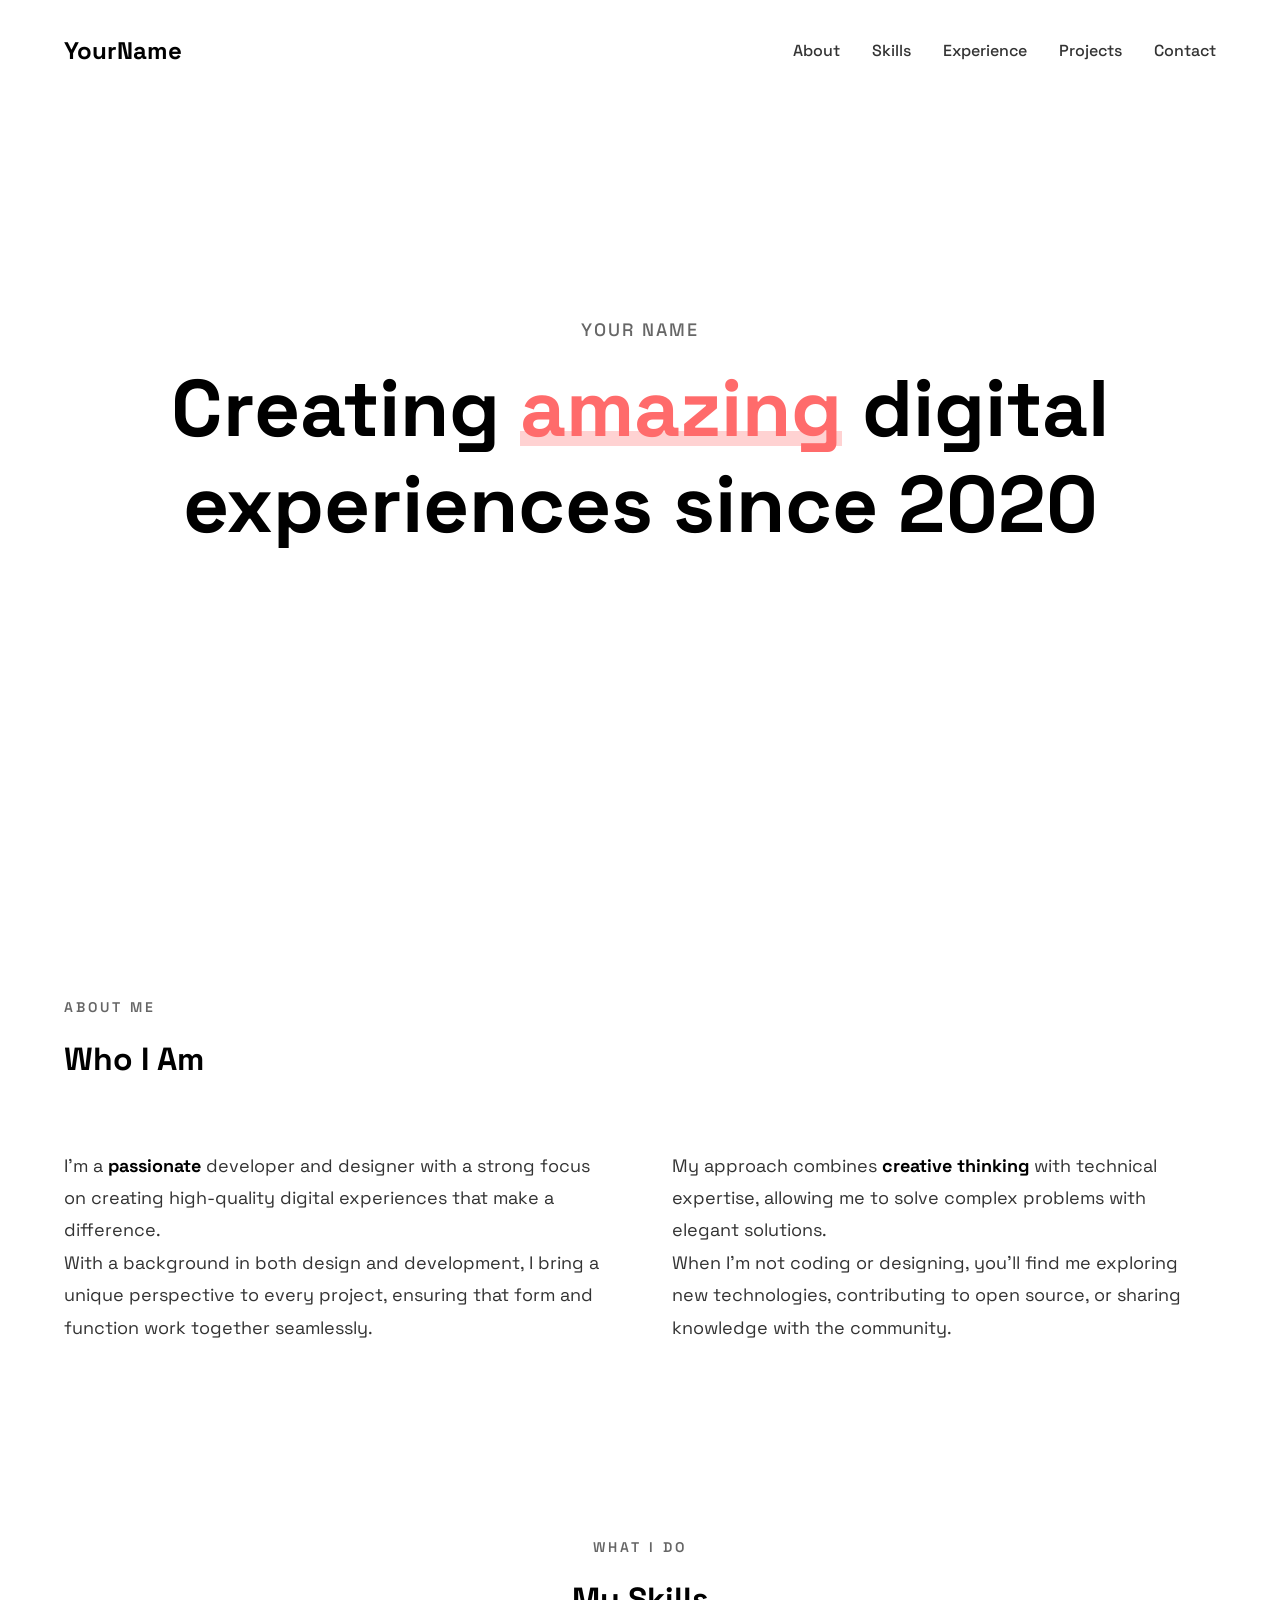
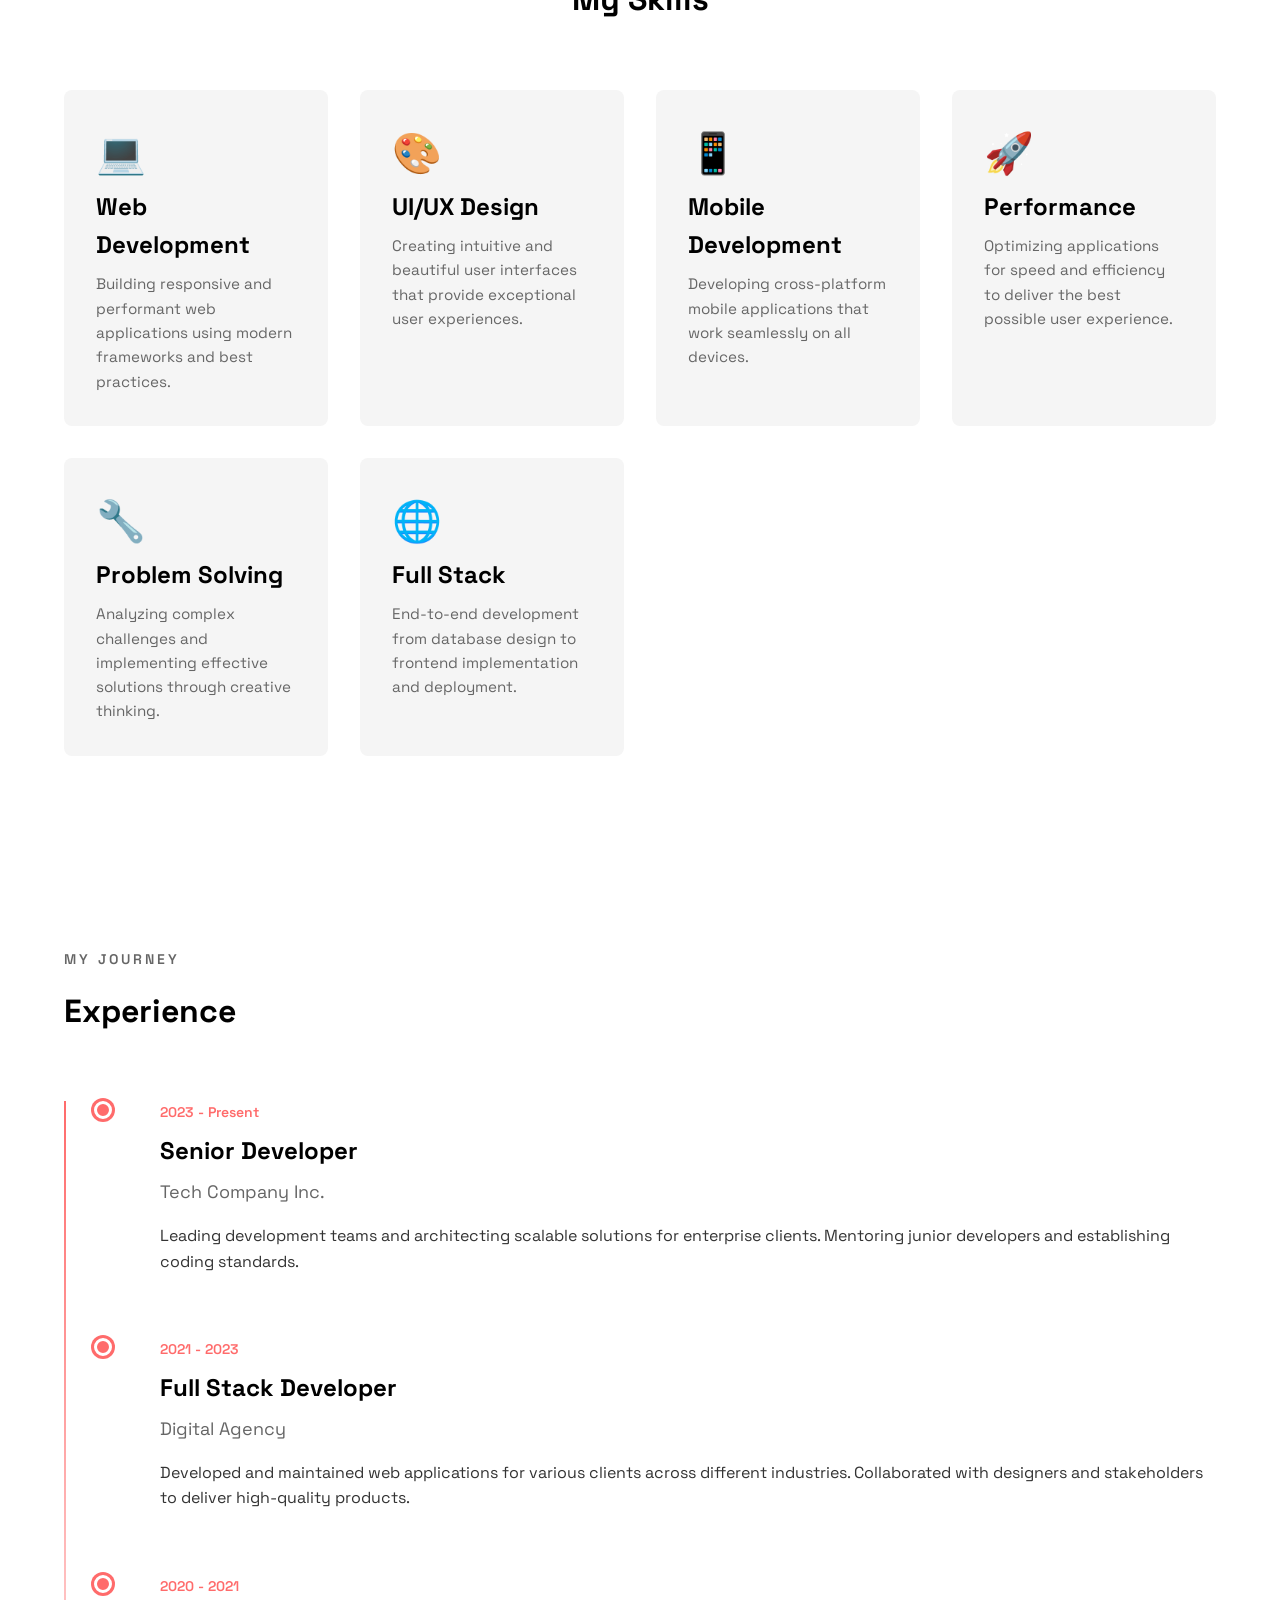
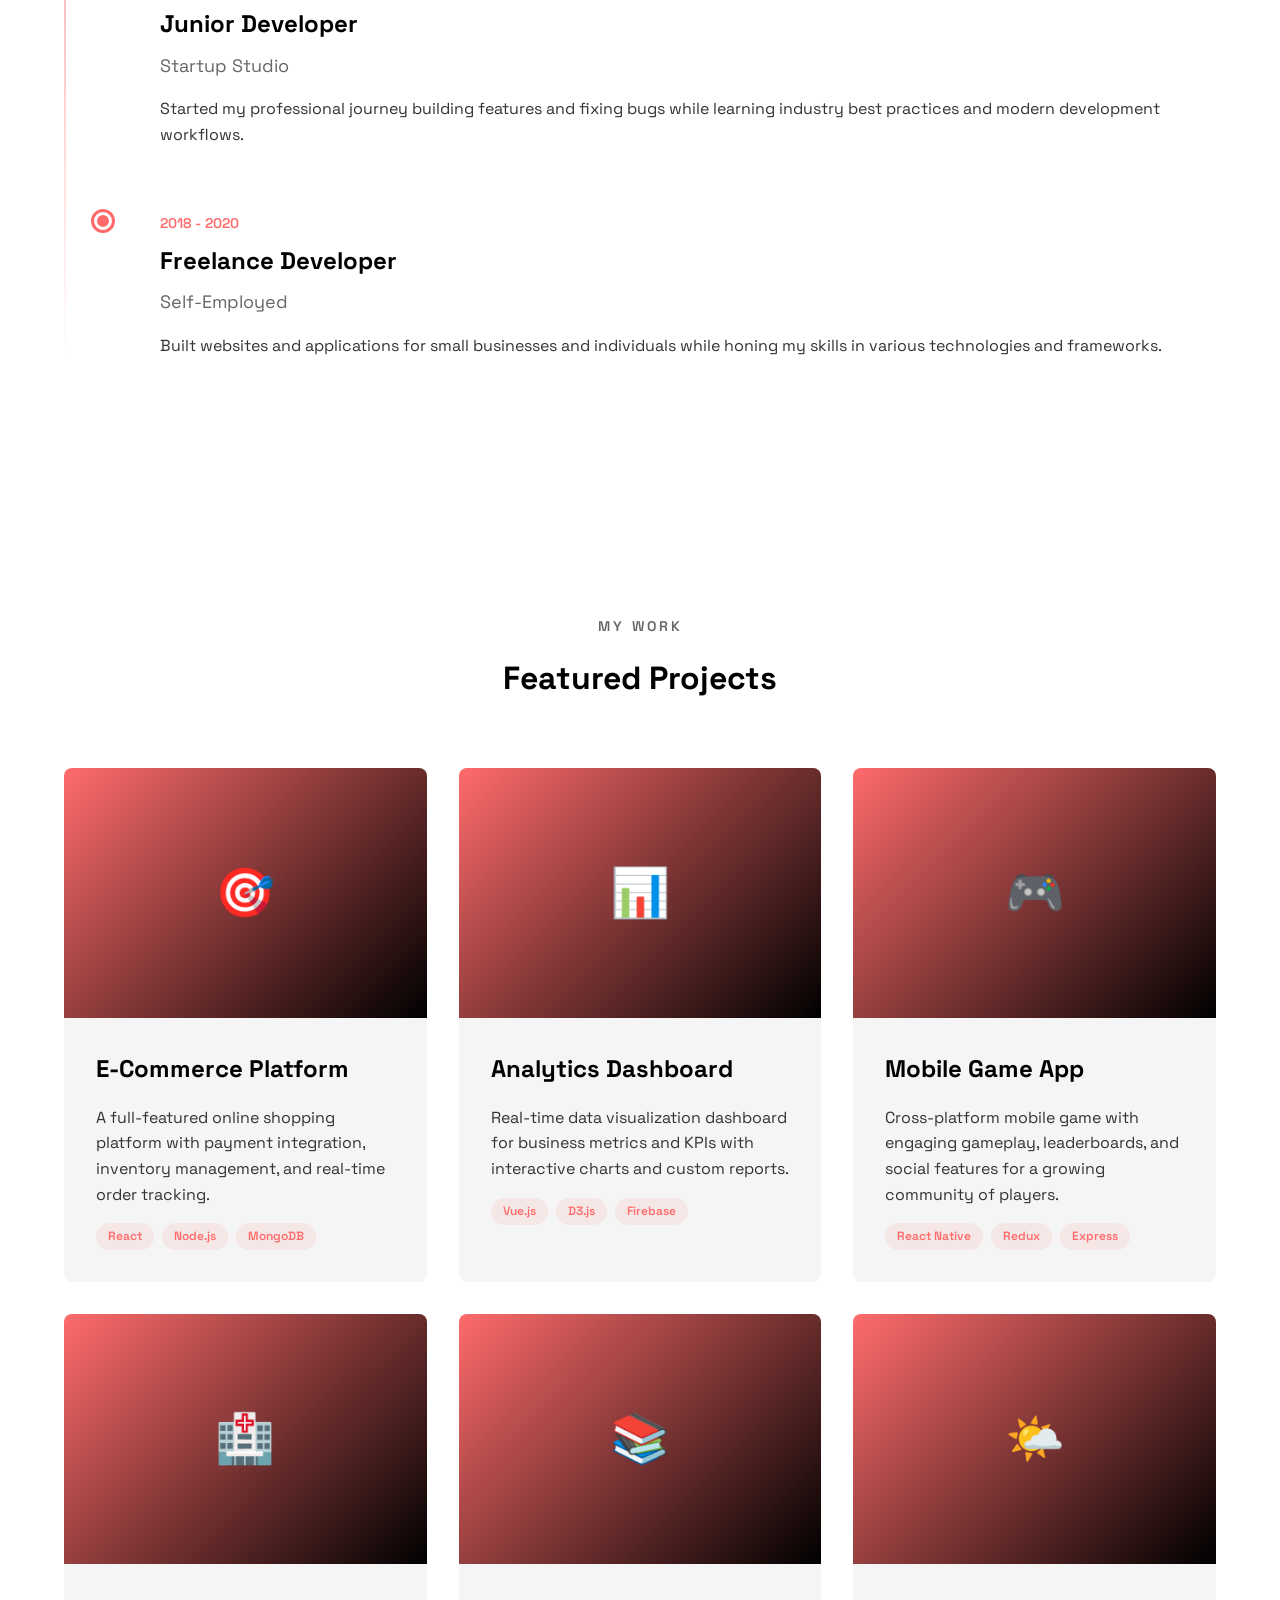
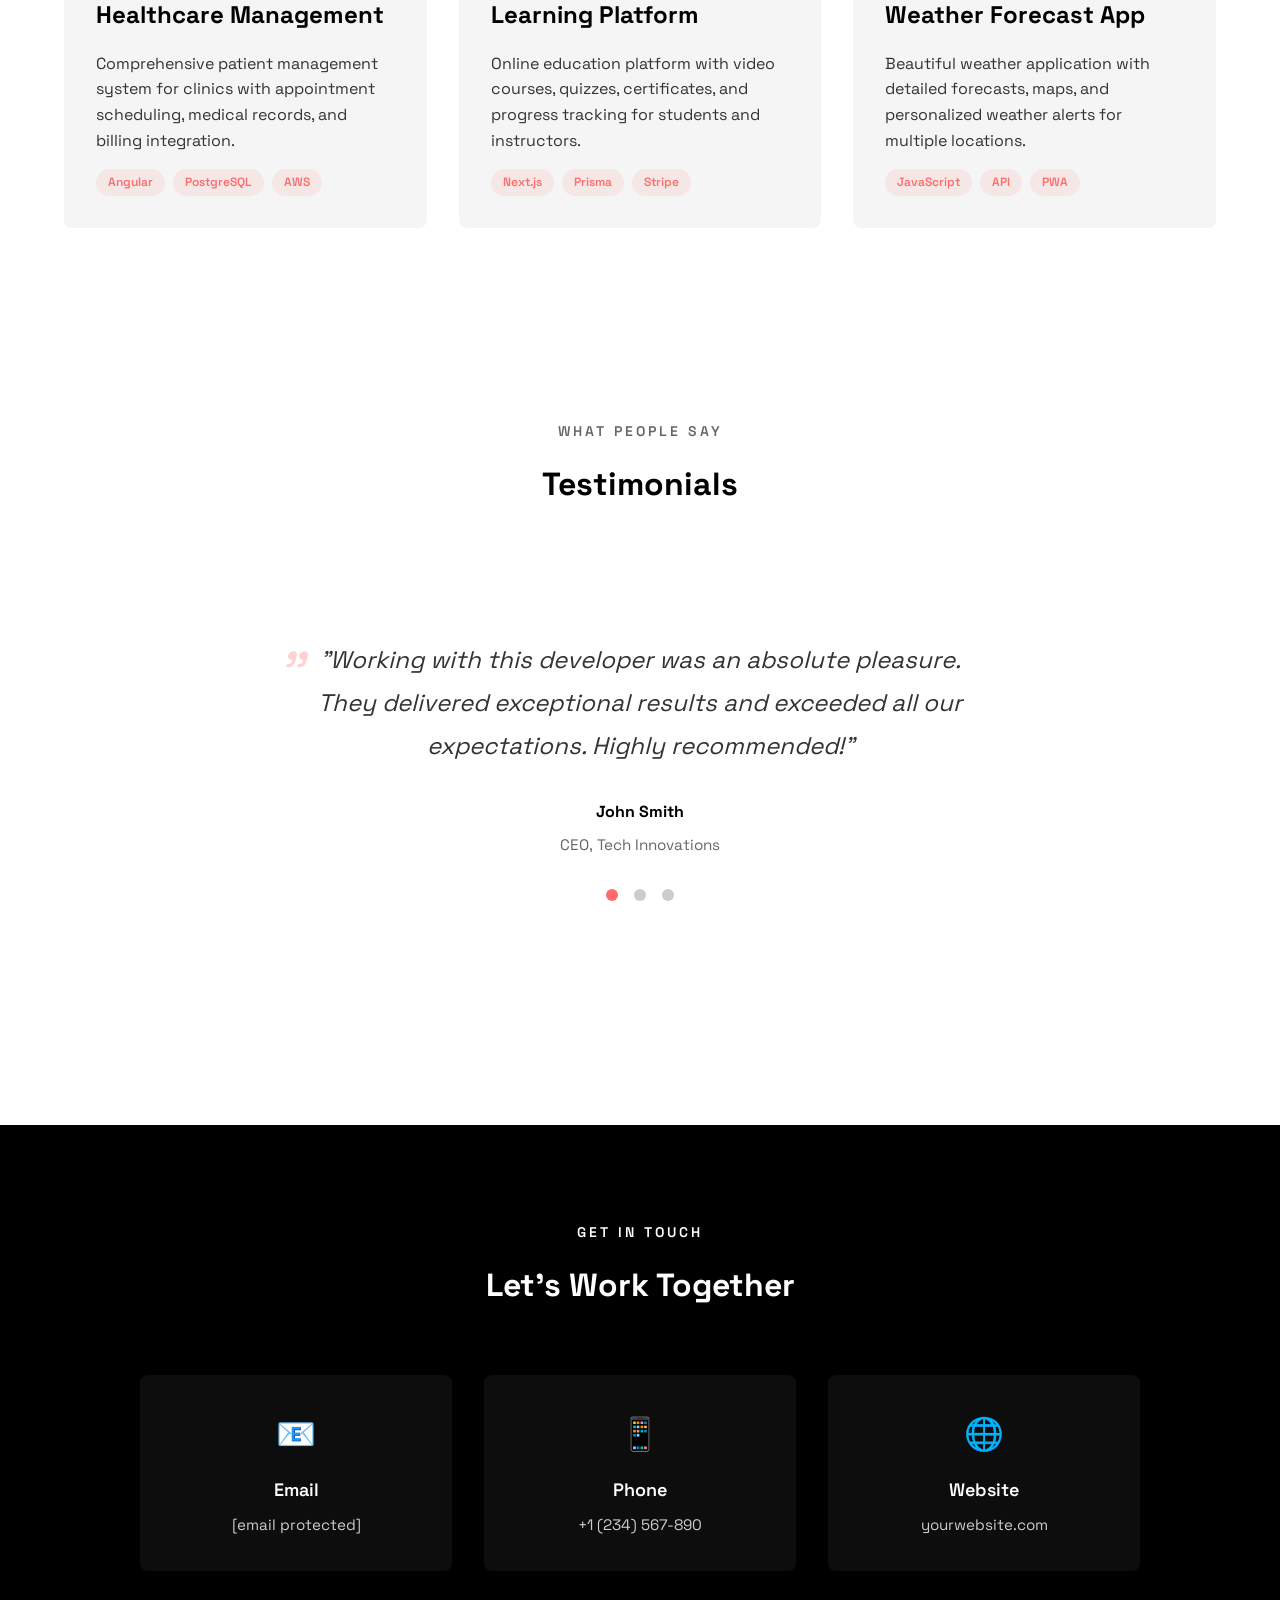
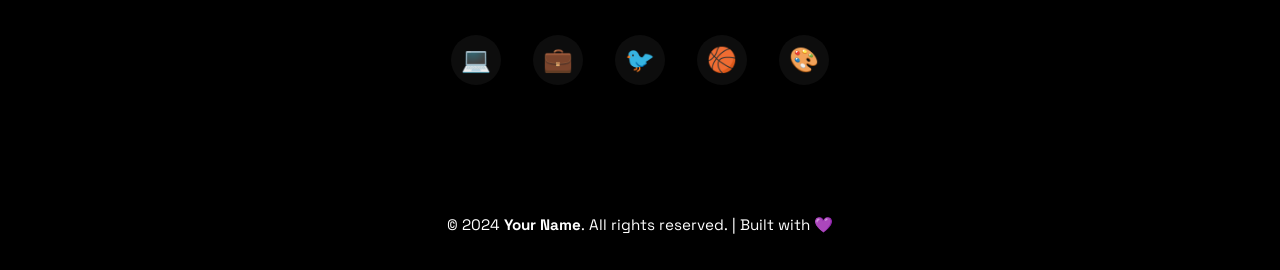
<file: index.html>
<!DOCTYPE html>
<html lang="en">
<head>
  <meta charset="UTF-8">
  <meta name="viewport" content="width=device-width, initial-scale=1.0">
  <meta name="description" content="Portfolio of [Your Name] - [Your Profession]">
  <meta name="keywords" content="portfolio, web developer, designer, [your skills]">
  <meta name="author" content="Your Name">
  
  <title>Your Name - Portfolio</title>
  
  <!-- Favicon -->
  <link rel="icon" type="image/png" href="favicon.png">
  
  <!-- Google Fonts -->
  <link rel="preconnect" href="https://fonts.googleapis.com">
  <link rel="preconnect" href="https://fonts.gstatic.com" crossorigin>
  <link href="https://fonts.googleapis.com/css2?family=Space+Grotesk:wght@400;500;600;700&display=swap" rel="stylesheet">
  
  <!-- Stylesheet -->
  <link rel="stylesheet" href="styles.css">
</head>
<body>

  <!-- ===================================
       LOADING SCREEN
       =================================== -->
  <div id="loading-screen">
    <div class="loading-logo">YN</div>
    <div class="loading-bar">
      <div class="loading-progress"></div>
    </div>
    <div class="loading-percentage">0%</div>
  </div>

  <!-- ===================================
       NAVIGATION
       =================================== -->
  <nav>
    <div class="logo">YourName</div>
    <div class="menu-toggle">
      <span></span>
      <span></span>
      <span></span>
    </div>
    <ul class="nav-menu">
      <li><a href="#about">About</a></li>
      <li><a href="#skills">Skills</a></li>
      <li><a href="#experience">Experience</a></li>
      <li><a href="#projects">Projects</a></li>
      <li><a href="#contact">Contact</a></li>
    </ul>
  </nav>

  <!-- ===================================
       HERO SECTION
       =================================== -->
  <section class="hero">
    <div class="hero-content">
      <h2 class="hero-subtitle">YOUR NAME</h2>
      <h1 class="hero-title">
        Creating <span class="highlight">amazing</span> digital experiences since 2020
      </h1>
    </div>
  </section>

  <!-- ===================================
       ABOUT SECTION
       =================================== -->
  <section id="about" class="section">
    <div class="section-header">
      <div class="section-label">About Me</div>
      <h2 class="section-title">Who I Am</h2>
    </div>
    <div class="about-content">
      <div class="about-text">
        <p>
          I'm a <strong>passionate</strong> developer and designer with a strong focus on creating 
          high-quality digital experiences that make a difference.
        </p>
        <p>
          With a background in both design and development, I bring a unique perspective to every 
          project, ensuring that form and function work together seamlessly.
        </p>
      </div>
      <div class="about-text">
        <p>
          My approach combines <strong>creative thinking</strong> with technical expertise, 
          allowing me to solve complex problems with elegant solutions.
        </p>
        <p>
          When I'm not coding or designing, you'll find me exploring new technologies, 
          contributing to open source, or sharing knowledge with the community.
        </p>
      </div>
    </div>
  </section>

  <!-- ===================================
       SKILLS SECTION
       =================================== -->
  <section id="skills" class="section">
    <div class="section-header text-center">
      <div class="section-label">What I Do</div>
      <h2 class="section-title">My Skills</h2>
    </div>
    <div class="skills-grid">
      
      <div class="skill-card">
        <div class="skill-icon">💻</div>
        <h3 class="skill-title">Web Development</h3>
        <p class="skill-description">
          Building responsive and performant web applications using modern frameworks and best practices.
        </p>
      </div>

      <div class="skill-card">
        <div class="skill-icon">🎨</div>
        <h3 class="skill-title">UI/UX Design</h3>
        <p class="skill-description">
          Creating intuitive and beautiful user interfaces that provide exceptional user experiences.
        </p>
      </div>

      <div class="skill-card">
        <div class="skill-icon">📱</div>
        <h3 class="skill-title">Mobile Development</h3>
        <p class="skill-description">
          Developing cross-platform mobile applications that work seamlessly on all devices.
        </p>
      </div>

      <div class="skill-card">
        <div class="skill-icon">🚀</div>
        <h3 class="skill-title">Performance</h3>
        <p class="skill-description">
          Optimizing applications for speed and efficiency to deliver the best possible user experience.
        </p>
      </div>

      <div class="skill-card">
        <div class="skill-icon">🔧</div>
        <h3 class="skill-title">Problem Solving</h3>
        <p class="skill-description">
          Analyzing complex challenges and implementing effective solutions through creative thinking.
        </p>
      </div>

      <div class="skill-card">
        <div class="skill-icon">🌐</div>
        <h3 class="skill-title">Full Stack</h3>
        <p class="skill-description">
          End-to-end development from database design to frontend implementation and deployment.
        </p>
      </div>

    </div>
  </section>

  <!-- ===================================
       EXPERIENCE SECTION
       =================================== -->
  <section id="experience" class="section">
    <div class="section-header">
      <div class="section-label">My Journey</div>
      <h2 class="section-title">Experience</h2>
    </div>
    <div class="experience-timeline">
      
      <div class="timeline-item">
        <div class="timeline-year">2023 - Present</div>
        <h3 class="timeline-role">Senior Developer</h3>
        <div class="timeline-company">Tech Company Inc.</div>
        <p class="timeline-description">
          Leading development teams and architecting scalable solutions for enterprise clients.
          Mentoring junior developers and establishing coding standards.
        </p>
      </div>

      <div class="timeline-item">
        <div class="timeline-year">2021 - 2023</div>
        <h3 class="timeline-role">Full Stack Developer</h3>
        <div class="timeline-company">Digital Agency</div>
        <p class="timeline-description">
          Developed and maintained web applications for various clients across different industries.
          Collaborated with designers and stakeholders to deliver high-quality products.
        </p>
      </div>

      <div class="timeline-item">
        <div class="timeline-year">2020 - 2021</div>
        <h3 class="timeline-role">Junior Developer</h3>
        <div class="timeline-company">Startup Studio</div>
        <p class="timeline-description">
          Started my professional journey building features and fixing bugs while learning 
          industry best practices and modern development workflows.
        </p>
      </div>

      <div class="timeline-item">
        <div class="timeline-year">2018 - 2020</div>
        <h3 class="timeline-role">Freelance Developer</h3>
        <div class="timeline-company">Self-Employed</div>
        <p class="timeline-description">
          Built websites and applications for small businesses and individuals while 
          honing my skills in various technologies and frameworks.
        </p>
      </div>

    </div>
  </section>

  <!-- ===================================
       PROJECTS SECTION
       =================================== -->
  <section id="projects" class="section">
    <div class="section-header text-center">
      <div class="section-label">My Work</div>
      <h2 class="section-title">Featured Projects</h2>
    </div>
    <div class="projects-grid">
      
      <div class="project-card">
        <div class="project-image">🎯</div>
        <div class="project-content">
          <h3 class="project-title">E-Commerce Platform</h3>
          <p class="project-description">
            A full-featured online shopping platform with payment integration, 
            inventory management, and real-time order tracking.
          </p>
          <div class="project-tags">
            <span class="tag">React</span>
            <span class="tag">Node.js</span>
            <span class="tag">MongoDB</span>
          </div>
        </div>
      </div>

      <div class="project-card">
        <div class="project-image">📊</div>
        <div class="project-content">
          <h3 class="project-title">Analytics Dashboard</h3>
          <p class="project-description">
            Real-time data visualization dashboard for business metrics and KPIs 
            with interactive charts and custom reports.
          </p>
          <div class="project-tags">
            <span class="tag">Vue.js</span>
            <span class="tag">D3.js</span>
            <span class="tag">Firebase</span>
          </div>
        </div>
      </div>

      <div class="project-card">
        <div class="project-image">🎮</div>
        <div class="project-content">
          <h3 class="project-title">Mobile Game App</h3>
          <p class="project-description">
            Cross-platform mobile game with engaging gameplay, leaderboards, 
            and social features for a growing community of players.
          </p>
          <div class="project-tags">
            <span class="tag">React Native</span>
            <span class="tag">Redux</span>
            <span class="tag">Express</span>
          </div>
        </div>
      </div>

      <div class="project-card">
        <div class="project-image">🏥</div>
        <div class="project-content">
          <h3 class="project-title">Healthcare Management</h3>
          <p class="project-description">
            Comprehensive patient management system for clinics with appointment 
            scheduling, medical records, and billing integration.
          </p>
          <div class="project-tags">
            <span class="tag">Angular</span>
            <span class="tag">PostgreSQL</span>
            <span class="tag">AWS</span>
          </div>
        </div>
      </div>

      <div class="project-card">
        <div class="project-image">📚</div>
        <div class="project-content">
          <h3 class="project-title">Learning Platform</h3>
          <p class="project-description">
            Online education platform with video courses, quizzes, certificates, 
            and progress tracking for students and instructors.
          </p>
          <div class="project-tags">
            <span class="tag">Next.js</span>
            <span class="tag">Prisma</span>
            <span class="tag">Stripe</span>
          </div>
        </div>
      </div>

      <div class="project-card">
        <div class="project-image">🌤️</div>
        <div class="project-content">
          <h3 class="project-title">Weather Forecast App</h3>
          <p class="project-description">
            Beautiful weather application with detailed forecasts, maps, 
            and personalized weather alerts for multiple locations.
          </p>
          <div class="project-tags">
            <span class="tag">JavaScript</span>
            <span class="tag">API</span>
            <span class="tag">PWA</span>
          </div>
        </div>
      </div>

    </div>
  </section>

  <!-- ===================================
       TESTIMONIALS SECTION
       =================================== -->
  <section class="section">
    <div class="section-header text-center">
      <div class="section-label">What People Say</div>
      <h2 class="section-title">Testimonials</h2>
    </div>
    <div class="testimonials-container">
      
      <div class="testimonial active">
        <p class="testimonial-text">
          "Working with this developer was an absolute pleasure. They delivered exceptional 
          results and exceeded all our expectations. Highly recommended!"
        </p>
        <div class="testimonial-author">John Smith</div>
        <div class="testimonial-position">CEO, Tech Innovations</div>
      </div>

      <div class="testimonial">
        <p class="testimonial-text">
          "Outstanding technical skills combined with great communication. The project was 
          completed on time and the code quality was top-notch."
        </p>
        <div class="testimonial-author">Sarah Johnson</div>
        <div class="testimonial-position">Product Manager, Digital Solutions</div>
      </div>

      <div class="testimonial">
        <p class="testimonial-text">
          "A true professional who brings both creativity and technical expertise to every 
          project. It's always a joy to collaborate with such talented individuals."
        </p>
        <div class="testimonial-author">Mike Chen</div>
        <div class="testimonial-position">Design Director, Creative Agency</div>
      </div>

      <div class="testimonial-nav">
        <span class="testimonial-dot active"></span>
        <span class="testimonial-dot"></span>
        <span class="testimonial-dot"></span>
      </div>
    </div>
  </section>

  <!-- ===================================
       CONTACT SECTION
       =================================== -->
  <section id="contact" class="section contact">
    <div class="section-header text-center">
      <div class="section-label">Get In Touch</div>
      <h2 class="section-title">Let's Work Together</h2>
    </div>
    
    <div class="contact-links">
      
      <a href="mailto:[email protected]" class="contact-link">
        <div class="contact-icon">📧</div>
        <div class="contact-label">Email</div>
        <div class="contact-value">[email protected]</div>
      </a>

      <a href="tel:+1234567890" class="contact-link">
        <div class="contact-icon">📱</div>
        <div class="contact-label">Phone</div>
        <div class="contact-value">+1 (234) 567-890</div>
      </a>

      <a href="https://yourwebsite.com" target="_blank" class="contact-link">
        <div class="contact-icon">🌐</div>
        <div class="contact-label">Website</div>
        <div class="contact-value">yourwebsite.com</div>
      </a>

    </div>

    <div class="social-links">
      <a href="https://github.com/yourusername" target="_blank" class="social-link" title="GitHub">
        <span>💻</span>
      </a>
      <a href="https://linkedin.com/in/yourprofile" target="_blank" class="social-link" title="LinkedIn">
        <span>💼</span>
      </a>
      <a href="https://twitter.com/yourhandle" target="_blank" class="social-link" title="Twitter">
        <span>🐦</span>
      </a>
      <a href="https://dribbble.com/yourusername" target="_blank" class="social-link" title="Dribbble">
        <span>🏀</span>
      </a>
      <a href="https://behance.net/yourusername" target="_blank" class="social-link" title="Behance">
        <span>🎨</span>
      </a>
    </div>
  </section>

  <!-- ===================================
       FOOTER
       =================================== -->
  <footer>
    <p>&copy; 2024 <strong>Your Name</strong>. All rights reserved. | Built with 💜</p>
  </footer>

  <!-- JavaScript -->
  <script src="script.js"></script>

</body>
</html>
</file>
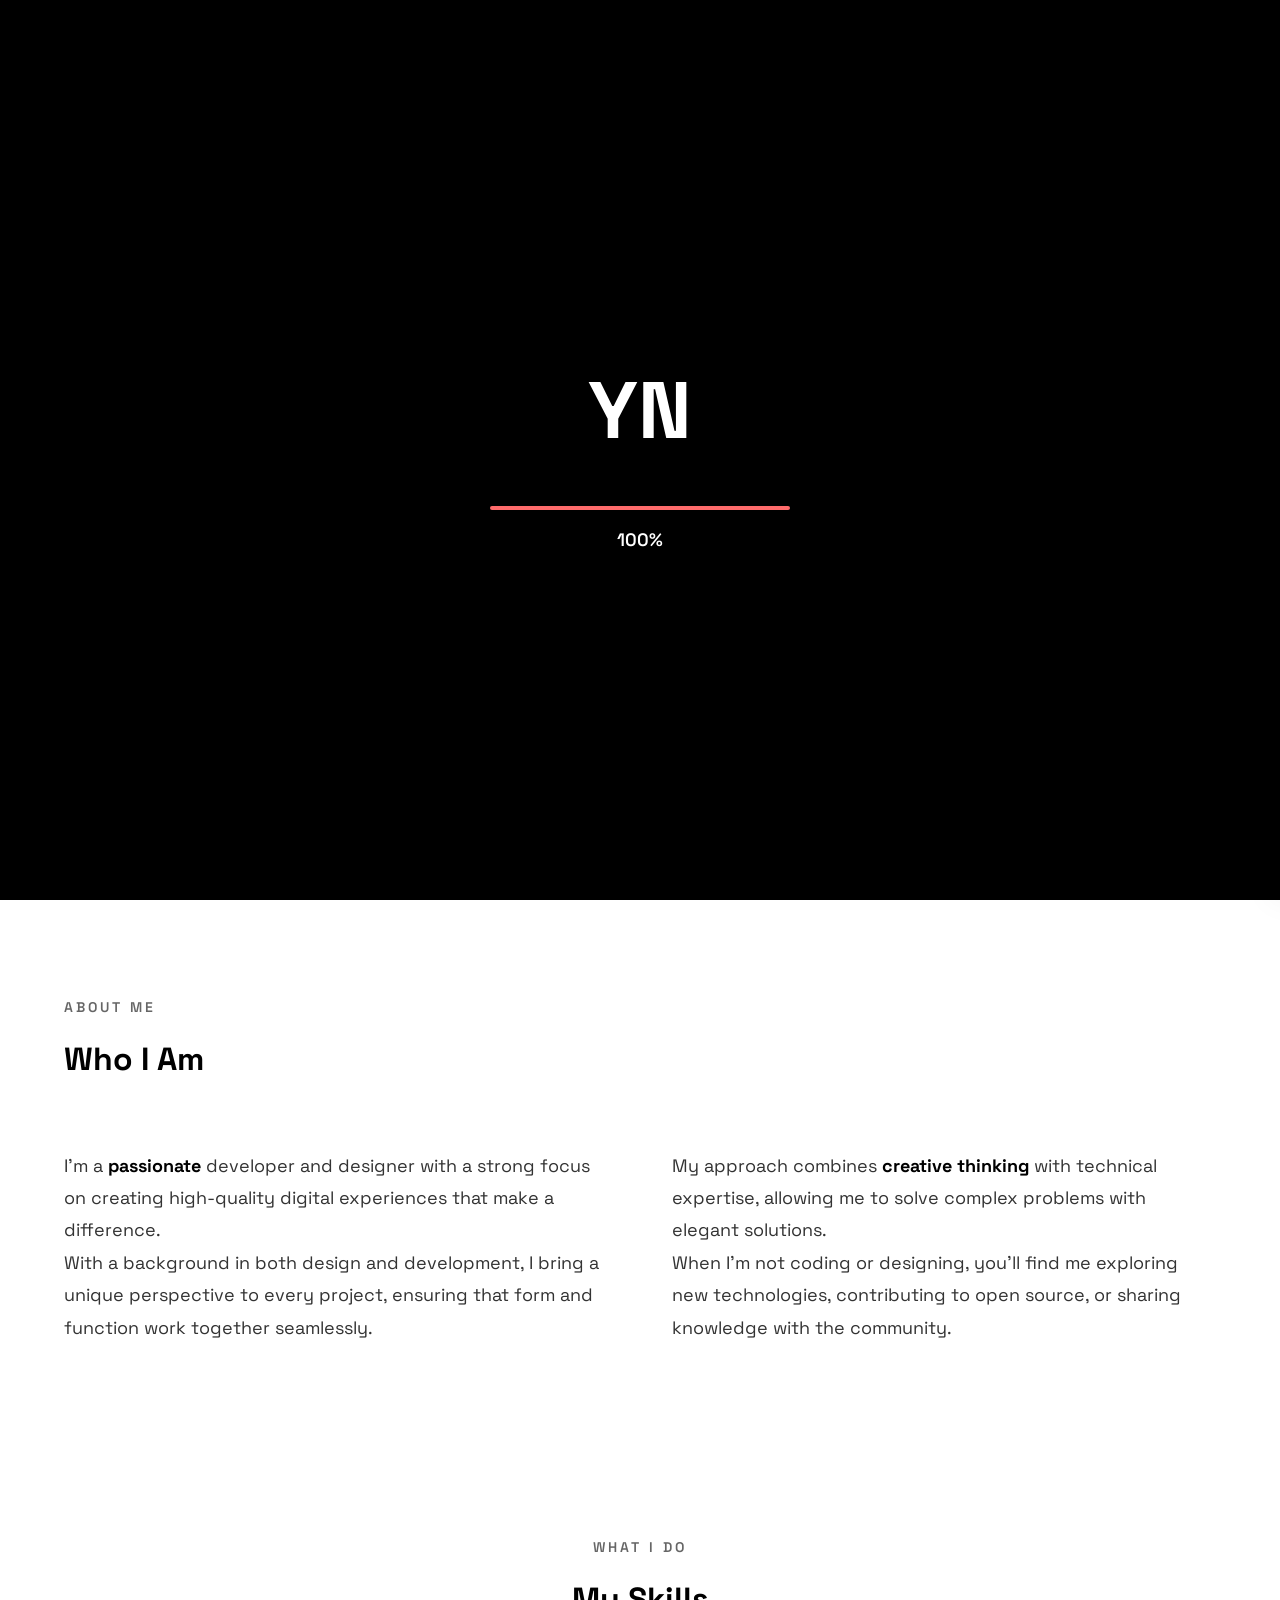
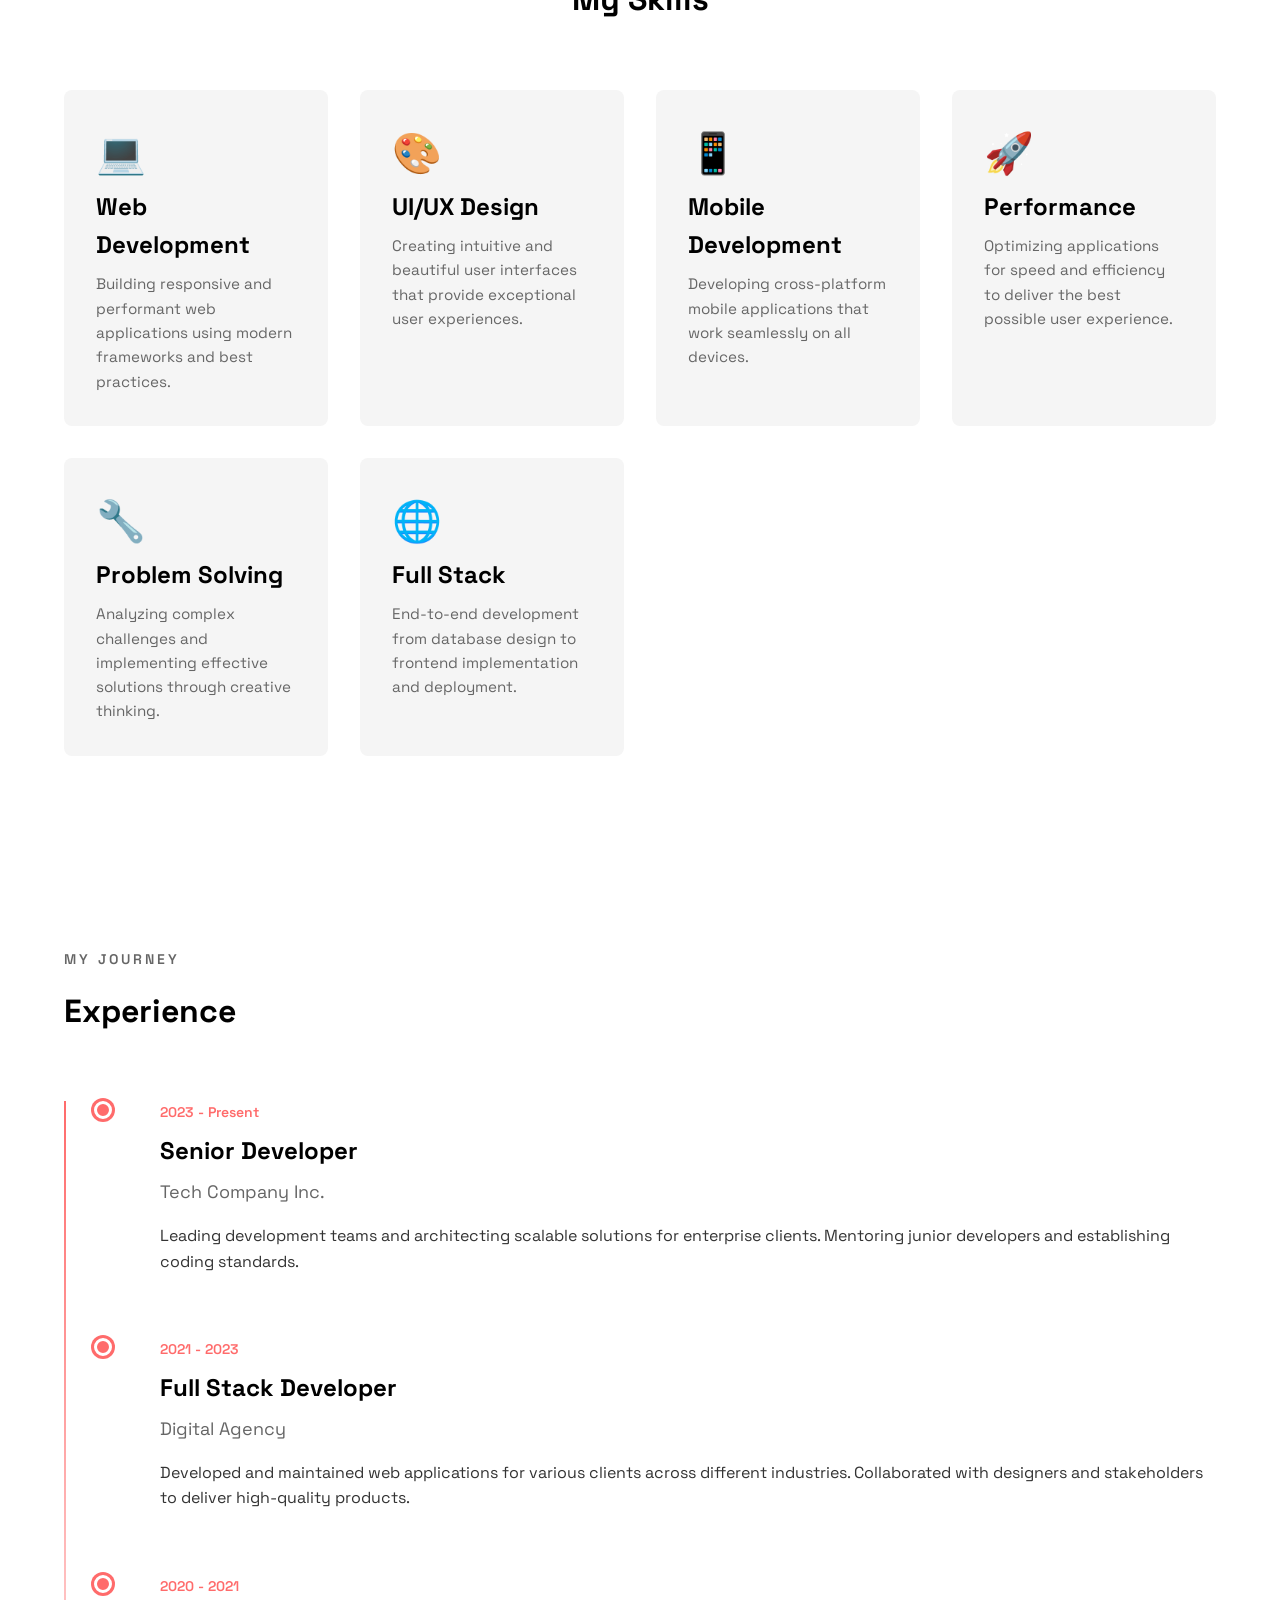
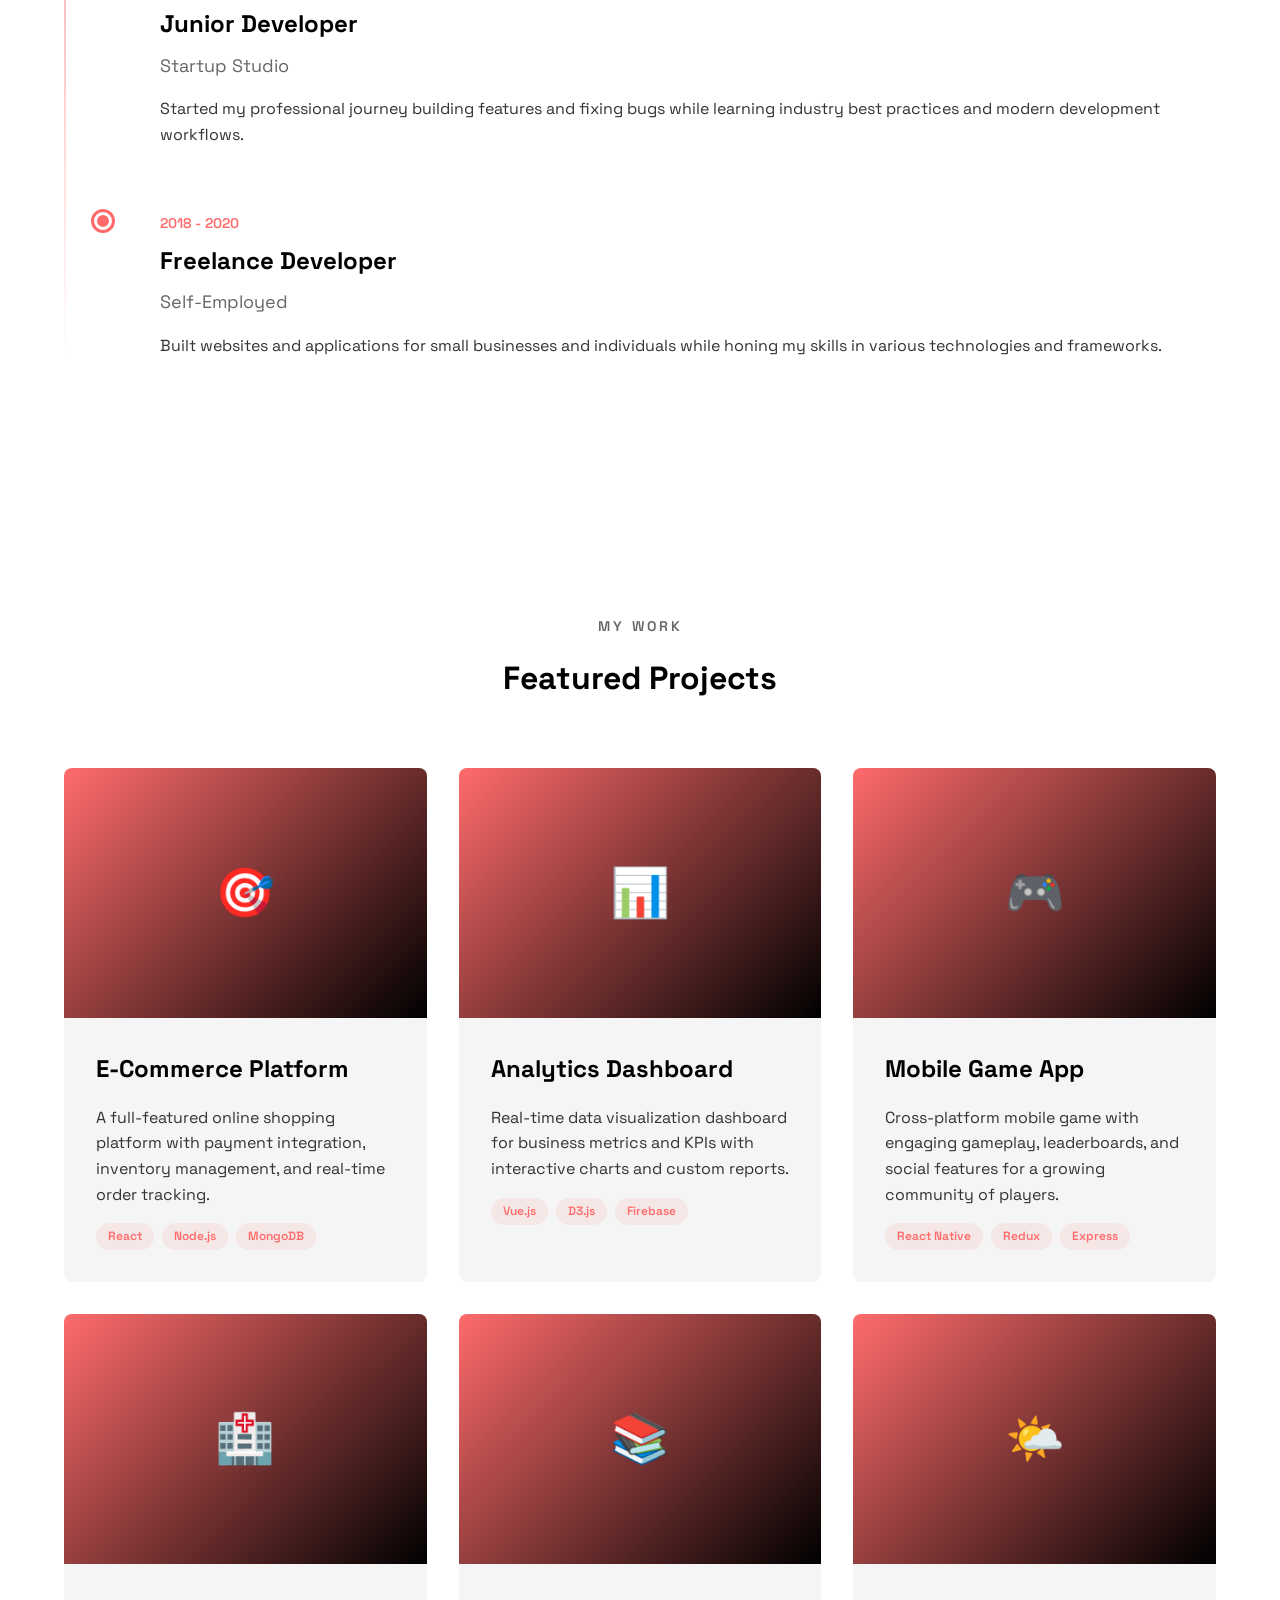
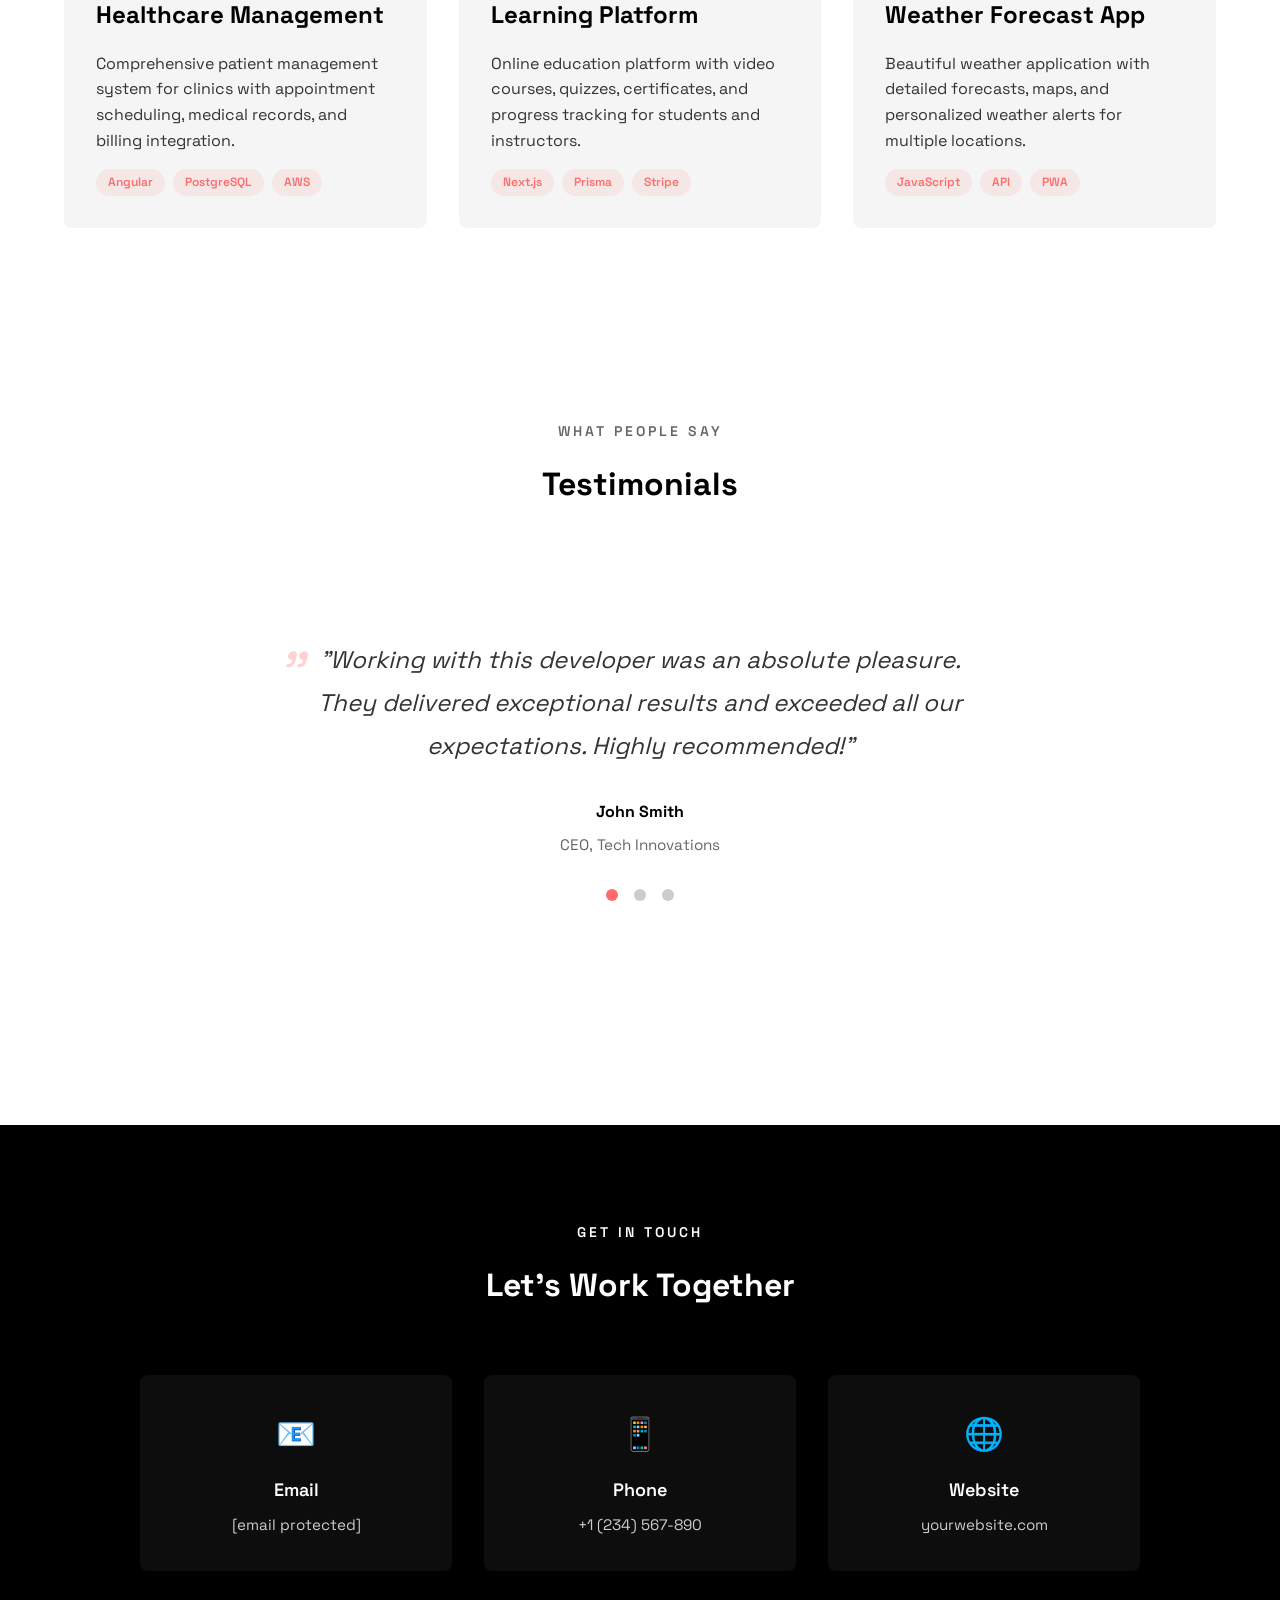
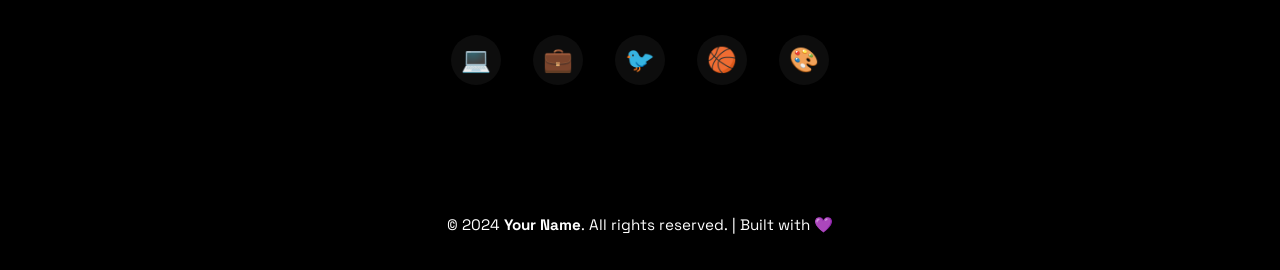
<file: index-all-in-one.html>
<!DOCTYPE html>
<html lang="en">
<head>
  <meta charset="UTF-8">
  <meta name="viewport" content="width=device-width, initial-scale=1.0">
  <meta name="description" content="Portfolio of [Your Name] - [Your Profession]">
  <meta name="keywords" content="portfolio, web developer, designer, [your skills]">
  <meta name="author" content="Your Name">
  
  <title>Your Name - Portfolio</title>
  
  <!-- Google Fonts -->
  <link rel="preconnect" href="https://fonts.googleapis.com">
  <link rel="preconnect" href="https://fonts.gstatic.com" crossorigin>
  <link href="https://fonts.googleapis.com/css2?family=Space+Grotesk:wght@400;500;600;700&family=Inter:wght@400;600;700&family=Playfair+Display:ital,wght@0,700;1,700&family=Poppins:wght@400;600&display=swap" rel="stylesheet">
  
  <style>
    /* ===================================
       PORTFOLIO STYLES
       =================================== */

    /* CSS Variables for easy customization */
    :root {
      --primary-color: #000000;
      --secondary-color: #ffffff;
      --accent-color: #ff6b6b;
      --text-color: #333333;
      --light-gray: #f5f5f5;
      --medium-gray: #cccccc;
      --dark-gray: #666666;
      
      --font-primary: 'Space Grotesk', -apple-system, BlinkMacSystemFont, 'Segoe UI', sans-serif;
      --spacing-xs: 0.5rem;
      --spacing-sm: 1rem;
      --spacing-md: 2rem;
      --spacing-lg: 4rem;
      --spacing-xl: 6rem;
      
      --transition-speed: 0.3s;
      --border-radius: 8px;

      /* Customization Panel Variables */
      --panel-bg: rgba(255, 255, 255, 0.9);
      --panel-border: #e0e0e0;
      --panel-width: 320px;
    }

    /* Customization Panel Styles */
    #edit-toggle {
      position: fixed;
      bottom: 2rem;
      right: 2rem;
      width: 60px;
      height: 60px;
      border-radius: 50%;
      background-color: var(--accent-color);
      color: white;
      display: flex;
      align-items: center;
      justify-content: center;
      cursor: pointer;
      box-shadow: 0 4px 20px rgba(0, 0, 0, 0.2);
      z-index: 2000;
      font-size: 1.5rem;
      transition: transform 0.3s ease, background-color 0.3s ease;
    }

    #edit-toggle:hover {
      transform: scale(1.1);
    }

    #custom-panel {
      position: fixed;
      top: 0;
      right: calc(-1 * var(--panel-width));
      width: var(--panel-width);
      height: 100vh;
      background: var(--panel-bg);
      backdrop-filter: blur(15px);
      border-left: 1px solid var(--panel-border);
      z-index: 1500;
      padding: 2rem;
      overflow-y: auto;
      transition: right 0.4s cubic-bezier(0.16, 1, 0.3, 1);
      box-shadow: -10px 0 30px rgba(0, 0, 0, 0.05);
    }

    #custom-panel.active {
      right: 0;
    }

    .panel-header {
      display: flex;
      justify-content: space-between;
      align-items: center;
      margin-bottom: 2rem;
      padding-bottom: 1rem;
      border-bottom: 1px solid var(--panel-border);
    }

    .panel-title {
      font-size: 1.25rem;
      font-weight: 700;
      color: var(--primary-color);
    }

    .close-panel {
      cursor: pointer;
      font-size: 1.25rem;
      color: var(--dark-gray);
    }

    .control-group {
      margin-bottom: 1.5rem;
    }

    .control-label {
      display: block;
      font-size: 0.85rem;
      font-weight: 600;
      text-transform: uppercase;
      letter-spacing: 1px;
      margin-bottom: 0.5rem;
      color: var(--dark-gray);
    }

    .control-input {
      width: 100%;
      padding: 0.75rem;
      border: 1px solid var(--panel-border);
      border-radius: 4px;
      font-family: inherit;
      font-size: 1rem;
      background: white;
    }

    .color-picker-grid {
      display: grid;
      grid-template-columns: repeat(2, 1fr);
      gap: 10px;
    }

    .color-input-wrapper {
      position: relative;
      height: 40px;
      border-radius: 4px;
      overflow: hidden;
      border: 1px solid var(--panel-border);
    }

    .color-input-wrapper input[type="color"] {
      position: absolute;
      top: -5px;
      left: -5px;
      width: calc(100% + 10px);
      height: calc(100% + 10px);
      cursor: pointer;
      border: none;
    }

    .btn-save {
      width: 100%;
      padding: 1rem;
      background-color: var(--primary-color);
      color: white;
      border: none;
      border-radius: 4px;
      font-weight: 600;
      cursor: pointer;
      margin-top: 1rem;
      transition: opacity 0.2s;
    }

    .btn-save:hover {
      opacity: 0.9;
    }

    .btn-export {
      width: 100%;
      padding: 0.75rem;
      background-color: transparent;
      color: var(--primary-color);
      border: 2px solid var(--primary-color);
      border-radius: 4px;
      font-weight: 600;
      cursor: pointer;
      margin-top: 0.5rem;
    }

    /* Contenteditable Highlighting */
    [contenteditable="true"]:hover {
      box-shadow: 0 0 0 2px var(--accent-color);
      cursor: text;
    }

    #edit-mode-indicator {
      position: fixed;
      top: 1rem;
      left: 50%;
      transform: translateX(-50%);
      background: var(--accent-color);
      color: white;
      padding: 0.5rem 1rem;
      border-radius: 20px;
      font-size: 0.8rem;
      font-weight: 600;
      z-index: 1400;
      display: none;
      box-shadow: 0 4px 15px rgba(0,0,0,0.1);
    }


    * {
      margin: 0;
      padding: 0;
      box-sizing: border-box;
    }

    html {
      scroll-behavior: smooth;
      font-size: 16px;
    }

    body {
      font-family: var(--font-primary);
      color: var(--text-color);
      line-height: 1.6;
      background-color: var(--secondary-color);
      overflow-x: hidden;
    }

    img {
      max-width: 100%;
      height: auto;
      display: block;
    }

    a {
      text-decoration: none;
      color: inherit;
      transition: all var(--transition-speed) ease;
    }

    ul {
      list-style: none;
    }

    /* Loading Screen */
    #loading-screen {
      position: fixed;
      top: 0;
      left: 0;
      width: 100%;
      height: 100vh;
      background-color: var(--primary-color);
      display: flex;
      flex-direction: column;
      align-items: center;
      justify-content: center;
      z-index: 9999;
      transition: opacity 0.5s ease, visibility 0.5s ease;
    }

    #loading-screen.hidden {
      opacity: 0;
      visibility: hidden;
    }

    .loading-logo {
      font-size: clamp(2.5rem, 8vw, 5rem);
      color: var(--secondary-color);
      font-weight: 700;
      margin-bottom: var(--spacing-md);
      animation: pulse 1.5s ease-in-out infinite;
    }

    @keyframes pulse {
      0%, 100% { opacity: 1; }
      50% { opacity: 0.6; }
    }

    .loading-bar {
      width: 300px;
      height: 4px;
      background-color: rgba(255, 255, 255, 0.2);
      border-radius: 2px;
      overflow: hidden;
      margin-bottom: var(--spacing-sm);
    }

    .loading-progress {
      height: 100%;
      background-color: var(--accent-color);
      width: 0%;
      transition: width 0.3s ease;
    }

    .loading-percentage {
      color: var(--secondary-color);
      font-size: 1.125rem;
      font-weight: 600;
    }

    /* Navigation */
    nav {
      position: fixed;
      top: 0;
      left: 0;
      width: 100%;
      padding: var(--spacing-md) var(--spacing-lg);
      display: flex;
      justify-content: space-between;
      align-items: center;
      z-index: 1000;
      background-color: transparent;
      transition: background-color var(--transition-speed) ease;
    }

    nav.scrolled {
      background-color: rgba(255, 255, 255, 0.95);
      backdrop-filter: blur(10px);
      box-shadow: 0 2px 20px rgba(0, 0, 0, 0.05);
    }

    .logo {
      font-size: 1.5rem;
      font-weight: 700;
      color: var(--primary-color);
    }

    .nav-menu {
      display: flex;
      gap: var(--spacing-md);
    }

    .nav-menu a {
      font-weight: 500;
      color: var(--text-color);
      position: relative;
      padding: var(--spacing-xs) 0;
    }

    .nav-menu a::after {
      content: '';
      position: absolute;
      bottom: 0;
      left: 0;
      width: 0;
      height: 2px;
      background-color: var(--accent-color);
      transition: width var(--transition-speed) ease;
    }

    .nav-menu a:hover::after {
      width: 100%;
    }

    .menu-toggle {
      display: none;
      flex-direction: column;
      gap: 5px;
      cursor: pointer;
      z-index: 1001;
    }

    .menu-toggle span {
      width: 25px;
      height: 3px;
      background-color: var(--primary-color);
      transition: all var(--transition-speed) ease;
    }

    /* Hero Section */
    .hero {
      min-height: 100vh;
      display: flex;
      align-items: center;
      justify-content: center;
      padding: var(--spacing-xl) var(--spacing-lg);
      text-align: center;
    }

    .hero-content {
      max-width: 1200px;
      animation: fadeInUp 1s ease;
    }

    @keyframes fadeInUp {
      from {
        opacity: 0;
        transform: translateY(30px);
      }
      to {
        opacity: 1;
        transform: translateY(0);
      }
    }

    .hero-subtitle {
      font-size: 1.125rem;
      font-weight: 500;
      color: var(--dark-gray);
      margin-bottom: var(--spacing-sm);
      letter-spacing: 2px;
      text-transform: uppercase;
    }

    .hero-title {
      font-size: clamp(2.5rem, 8vw, 5rem);
      font-weight: 700;
      line-height: 1.2;
      margin-bottom: var(--spacing-md);
      color: var(--primary-color);
    }

    .highlight {
      color: var(--accent-color);
      position: relative;
      display: inline-block;
    }

    .highlight::after {
      content: '';
      position: absolute;
      bottom: 10px;
      left: 0;
      width: 100%;
      height: 15px;
      background-color: var(--accent-color);
      opacity: 0.3;
      z-index: -1;
      animation: highlightExpand 0.8s ease forwards;
    }

    @keyframes highlightExpand {
      from { width: 0; }
      to { width: 100%; }
    }

    /* Sections */
    .section {
      padding: var(--spacing-xl) var(--spacing-lg);
      max-width: 1400px;
      margin: 0 auto;
    }

    .section-header {
      margin-bottom: var(--spacing-lg);
    }

    .section-label {
      font-size: 0.875rem;
      font-weight: 600;
      color: var(--dark-gray);
      letter-spacing: 3px;
      text-transform: uppercase;
      margin-bottom: var(--spacing-sm);
    }

    .section-title {
      font-size: 2rem;
      font-weight: 700;
      color: var(--primary-color);
      margin-bottom: var(--spacing-md);
    }

    .text-center {
      text-align: center;
    }

    /* About Section */
    .about-content {
      display: grid;
      grid-template-columns: 1fr 1fr;
      gap: var(--spacing-lg);
      align-items: start;
    }

    .about-text {
      font-size: 1.125rem;
      line-height: 1.8;
      color: var(--text-color);
    }

    .about-text strong {
      color: var(--primary-color);
      font-weight: 700;
    }

    /* Skills Section */
    .skills-grid {
      display: grid;
      grid-template-columns: repeat(auto-fit, minmax(250px, 1fr));
      gap: var(--spacing-md);
      margin-top: var(--spacing-lg);
    }

    .skill-card {
      padding: var(--spacing-md);
      background-color: var(--light-gray);
      border-radius: var(--border-radius);
      transition: transform var(--transition-speed) ease, box-shadow var(--transition-speed) ease;
      cursor: pointer;
    }

    .skill-card:hover {
      transform: translateY(-5px);
      box-shadow: 0 10px 30px rgba(0, 0, 0, 0.1);
    }

    .skill-icon {
      width: 50px;
      height: 50px;
      margin-bottom: var(--spacing-sm);
      font-size: 2.5rem;
    }

    .skill-title {
      font-size: 1.5rem;
      font-weight: 700;
      color: var(--primary-color);
      margin-bottom: var(--spacing-xs);
    }

    .skill-description {
      font-size: 0.95rem;
      color: var(--dark-gray);
      line-height: 1.6;
    }

    /* Experience Timeline */
    .experience-timeline {
      position: relative;
      padding-left: var(--spacing-lg);
      margin-top: var(--spacing-lg);
    }

    .experience-timeline::before {
      content: '';
      position: absolute;
      left: 0;
      top: 0;
      bottom: 0;
      width: 2px;
      background: linear-gradient(to bottom, var(--accent-color), transparent);
    }

    .timeline-item {
      position: relative;
      margin-bottom: var(--spacing-lg);
      padding-left: var(--spacing-md);
    }

    .timeline-item::before {
      content: '';
      position: absolute;
      left: -34px;
      top: 0;
      width: 12px;
      height: 12px;
      border-radius: 50%;
      background-color: var(--accent-color);
      border: 3px solid var(--secondary-color);
      box-shadow: 0 0 0 3px var(--accent-color);
    }

    .timeline-year {
      font-size: 0.875rem;
      font-weight: 600;
      color: var(--accent-color);
      margin-bottom: var(--spacing-xs);
    }

    .timeline-role {
      font-size: 1.5rem;
      font-weight: 700;
      color: var(--primary-color);
      margin-bottom: var(--spacing-xs);
    }

    .timeline-company {
      font-size: 1.125rem;
      color: var(--dark-gray);
      margin-bottom: var(--spacing-sm);
    }

    .timeline-description {
      color: var(--text-color);
      line-height: 1.6;
    }

    /* Projects */
    .projects-grid {
      display: grid;
      grid-template-columns: repeat(auto-fit, minmax(350px, 1fr));
      gap: var(--spacing-md);
      margin-top: var(--spacing-lg);
    }

    .project-card {
      background-color: var(--light-gray);
      border-radius: var(--border-radius);
      overflow: hidden;
      transition: transform var(--transition-speed) ease, box-shadow var(--transition-speed) ease;
      cursor: pointer;
    }

    .project-card:hover {
      transform: translateY(-10px);
      box-shadow: 0 15px 40px rgba(0, 0, 0, 0.15);
    }

    .project-image {
      width: 100%;
      height: 250px;
      display: flex;
      align-items: center;
      justify-content: center;
      font-size: 3rem;
      color: var(--secondary-color);
      background: linear-gradient(135deg, var(--accent-color), var(--primary-color));
    }

    .project-content {
      padding: var(--spacing-md);
    }

    .project-title {
      font-size: 1.5rem;
      font-weight: 700;
      color: var(--primary-color);
      margin-bottom: var(--spacing-sm);
    }

    .project-description {
      color: var(--text-color);
      line-height: 1.6;
      margin-bottom: var(--spacing-sm);
    }

    .project-tags {
      display: flex;
      flex-wrap: wrap;
      gap: var(--spacing-xs);
    }

    .tag {
      padding: 4px 12px;
      background-color: rgba(255, 107, 107, 0.1);
      color: var(--accent-color);
      border-radius: 20px;
      font-size: 0.75rem;
      font-weight: 600;
    }

    /* Testimonials */
    .testimonials-container {
      position: relative;
      max-width: 800px;
      margin: var(--spacing-lg) auto;
      padding: var(--spacing-lg);
    }

    .testimonial {
      text-align: center;
      opacity: 0;
      display: none;
      animation: fadeIn 0.5s ease forwards;
    }

    .testimonial.active {
      display: block;
      opacity: 1;
    }

    @keyframes fadeIn {
      from { opacity: 0; transform: translateY(20px); }
      to { opacity: 1; transform: translateY(0); }
    }

    .testimonial-text {
      font-size: 1.5rem;
      font-style: italic;
      color: var(--text-color);
      line-height: 1.8;
      margin-bottom: var(--spacing-md);
      position: relative;
    }

    .testimonial-text::before {
      content: '"';
      font-size: 4rem;
      color: var(--accent-color);
      position: absolute;
      top: -20px;
      left: -30px;
      opacity: 0.3;
    }

    .testimonial-author {
      font-weight: 700;
      color: var(--primary-color);
      margin-bottom: var(--spacing-xs);
    }

    .testimonial-position {
      color: var(--dark-gray);
      font-size: 0.95rem;
    }

    .testimonial-nav {
      display: flex;
      justify-content: center;
      gap: var(--spacing-sm);
      margin-top: var(--spacing-md);
    }

    .testimonial-dot {
      width: 12px;
      height: 12px;
      border-radius: 50%;
      background-color: var(--medium-gray);
      cursor: pointer;
      transition: background-color var(--transition-speed) ease;
    }

    .testimonial-dot.active {
      background-color: var(--accent-color);
    }

    /* Contact Section */
    .contact {
      background-color: var(--primary-color);
      color: var(--secondary-color);
      text-align: center;
    }

    .contact .section-label,
    .contact .section-title {
      color: var(--secondary-color);
    }

    .contact-links {
      display: grid;
      grid-template-columns: repeat(auto-fit, minmax(250px, 1fr));
      gap: var(--spacing-md);
      margin-top: var(--spacing-lg);
      max-width: 1000px;
      margin-left: auto;
      margin-right: auto;
    }

    .contact-link {
      padding: var(--spacing-md);
      background-color: rgba(255, 255, 255, 0.05);
      border-radius: var(--border-radius);
      transition: all var(--transition-speed) ease;
      border: 2px solid transparent;
    }

    .contact-link:hover {
      background-color: rgba(255, 255, 255, 0.1);
      border-color: var(--accent-color);
      transform: translateY(-5px);
    }

    .contact-icon {
      font-size: 2rem;
      margin-bottom: var(--spacing-sm);
    }

    .contact-label {
      font-size: 1.125rem;
      font-weight: 600;
      margin-bottom: var(--spacing-xs);
    }

    .contact-value {
      color: var(--medium-gray);
      font-size: 0.95rem;
    }

    .social-links {
      display: flex;
      justify-content: center;
      gap: var(--spacing-md);
      margin-top: var(--spacing-lg);
    }

    .social-link {
      width: 50px;
      height: 50px;
      display: flex;
      align-items: center;
      justify-content: center;
      background-color: rgba(255, 255, 255, 0.05);
      border-radius: 50%;
      font-size: 1.5rem;
      transition: all var(--transition-speed) ease;
    }

    .social-link:hover {
      background-color: var(--accent-color);
      transform: scale(1.1);
    }

    /* Footer */
    footer {
      background-color: var(--primary-color);
      color: var(--secondary-color);
      text-align: center;
      padding: var(--spacing-md);
      font-size: 0.95rem;
    }

    footer a {
      color: var(--accent-color);
    }

    /* Responsive */
    @media (max-width: 968px) {
      :root {
        --spacing-lg: 3rem;
        --spacing-xl: 4rem;
      }
      
      .about-content {
        grid-template-columns: 1fr;
      }
      
      .projects-grid {
        grid-template-columns: 1fr;
      }
    }

    @media (max-width: 768px) {
      nav {
        padding: var(--spacing-sm) var(--spacing-md);
      }
      
      .menu-toggle {
        display: flex;
      }
      
      .nav-menu {
        position: fixed;
        top: 0;
        right: -100%;
        width: 70%;
        height: 100vh;
        background-color: var(--secondary-color);
        flex-direction: column;
        padding: var(--spacing-xl) var(--spacing-md);
        box-shadow: -5px 0 20px rgba(0, 0, 0, 0.1);
        transition: right var(--transition-speed) ease;
      }
      
      .nav-menu.active {
        right: 0;
      }
      
      .section {
        padding: var(--spacing-lg) var(--spacing-md);
      }
      
      .skills-grid {
        grid-template-columns: 1fr;
      }
      
      .contact-links {
        grid-template-columns: 1fr;
      }
    }

    @media (max-width: 480px) {
      .hero-title {
        font-size: 2rem;
      }
      
      .testimonial-text::before {
        display: none;
      }
    }
  </style>
</head>
<body>

  <!-- Loading Screen -->
  <div id="loading-screen">
    <div class="loading-logo">YN</div>
    <div class="loading-bar">
      <div class="loading-progress"></div>
    </div>
    <div class="loading-percentage">0%</div>
  </div>

  <!-- Navigation -->
  <nav>
    <div class="logo">YourName</div>
    <div class="menu-toggle">
      <span></span>
      <span></span>
      <span></span>
    </div>
    <ul class="nav-menu">
      <li><a href="#about">About</a></li>
      <li><a href="#skills">Skills</a></li>
      <li><a href="#experience">Experience</a></li>
      <li><a href="#projects">Projects</a></li>
      <li><a href="#contact">Contact</a></li>
    </ul>
  </nav>

  <!-- Hero Section -->
  <section class="hero">
    <div class="hero-content">
      <h2 class="hero-subtitle">YOUR NAME</h2>
      <h1 class="hero-title">
        Creating <span class="highlight">amazing</span> digital experiences since 2020
      </h1>
    </div>
  </section>

  <!-- About Section -->
  <section id="about" class="section">
    <div class="section-header">
      <div class="section-label">About Me</div>
      <h2 class="section-title">Who I Am</h2>
    </div>
    <div class="about-content">
      <div class="about-text">
        <p>
          I'm a <strong>passionate</strong> developer and designer with a strong focus on creating 
          high-quality digital experiences that make a difference.
        </p>
        <p>
          With a background in both design and development, I bring a unique perspective to every 
          project, ensuring that form and function work together seamlessly.
        </p>
      </div>
      <div class="about-text">
        <p>
          My approach combines <strong>creative thinking</strong> with technical expertise, 
          allowing me to solve complex problems with elegant solutions.
        </p>
        <p>
          When I'm not coding or designing, you'll find me exploring new technologies, 
          contributing to open source, or sharing knowledge with the community.
        </p>
      </div>
    </div>
  </section>

  <!-- Skills Section -->
  <section id="skills" class="section">
    <div class="section-header text-center">
      <div class="section-label">What I Do</div>
      <h2 class="section-title">My Skills</h2>
    </div>
    <div class="skills-grid">
      
      <div class="skill-card">
        <div class="skill-icon">💻</div>
        <h3 class="skill-title">Web Development</h3>
        <p class="skill-description">
          Building responsive and performant web applications using modern frameworks and best practices.
        </p>
      </div>

      <div class="skill-card">
        <div class="skill-icon">🎨</div>
        <h3 class="skill-title">UI/UX Design</h3>
        <p class="skill-description">
          Creating intuitive and beautiful user interfaces that provide exceptional user experiences.
        </p>
      </div>

      <div class="skill-card">
        <div class="skill-icon">📱</div>
        <h3 class="skill-title">Mobile Development</h3>
        <p class="skill-description">
          Developing cross-platform mobile applications that work seamlessly on all devices.
        </p>
      </div>

      <div class="skill-card">
        <div class="skill-icon">🚀</div>
        <h3 class="skill-title">Performance</h3>
        <p class="skill-description">
          Optimizing applications for speed and efficiency to deliver the best possible user experience.
        </p>
      </div>

      <div class="skill-card">
        <div class="skill-icon">🔧</div>
        <h3 class="skill-title">Problem Solving</h3>
        <p class="skill-description">
          Analyzing complex challenges and implementing effective solutions through creative thinking.
        </p>
      </div>

      <div class="skill-card">
        <div class="skill-icon">🌐</div>
        <h3 class="skill-title">Full Stack</h3>
        <p class="skill-description">
          End-to-end development from database design to frontend implementation and deployment.
        </p>
      </div>

    </div>
  </section>

  <!-- Experience Section -->
  <section id="experience" class="section">
    <div class="section-header">
      <div class="section-label">My Journey</div>
      <h2 class="section-title">Experience</h2>
    </div>
    <div class="experience-timeline">
      
      <div class="timeline-item">
        <div class="timeline-year">2023 - Present</div>
        <h3 class="timeline-role">Senior Developer</h3>
        <div class="timeline-company">Tech Company Inc.</div>
        <p class="timeline-description">
          Leading development teams and architecting scalable solutions for enterprise clients.
          Mentoring junior developers and establishing coding standards.
        </p>
      </div>

      <div class="timeline-item">
        <div class="timeline-year">2021 - 2023</div>
        <h3 class="timeline-role">Full Stack Developer</h3>
        <div class="timeline-company">Digital Agency</div>
        <p class="timeline-description">
          Developed and maintained web applications for various clients across different industries.
          Collaborated with designers and stakeholders to deliver high-quality products.
        </p>
      </div>

      <div class="timeline-item">
        <div class="timeline-year">2020 - 2021</div>
        <h3 class="timeline-role">Junior Developer</h3>
        <div class="timeline-company">Startup Studio</div>
        <p class="timeline-description">
          Started my professional journey building features and fixing bugs while learning 
          industry best practices and modern development workflows.
        </p>
      </div>

      <div class="timeline-item">
        <div class="timeline-year">2018 - 2020</div>
        <h3 class="timeline-role">Freelance Developer</h3>
        <div class="timeline-company">Self-Employed</div>
        <p class="timeline-description">
          Built websites and applications for small businesses and individuals while 
          honing my skills in various technologies and frameworks.
        </p>
      </div>

    </div>
  </section>

  <!-- Projects Section -->
  <section id="projects" class="section">
    <div class="section-header text-center">
      <div class="section-label">My Work</div>
      <h2 class="section-title">Featured Projects</h2>
    </div>
    <div class="projects-grid">
      
      <div class="project-card">
        <div class="project-image">🎯</div>
        <div class="project-content">
          <h3 class="project-title">E-Commerce Platform</h3>
          <p class="project-description">
            A full-featured online shopping platform with payment integration, 
            inventory management, and real-time order tracking.
          </p>
          <div class="project-tags">
            <span class="tag">React</span>
            <span class="tag">Node.js</span>
            <span class="tag">MongoDB</span>
          </div>
        </div>
      </div>

      <div class="project-card">
        <div class="project-image">📊</div>
        <div class="project-content">
          <h3 class="project-title">Analytics Dashboard</h3>
          <p class="project-description">
            Real-time data visualization dashboard for business metrics and KPIs 
            with interactive charts and custom reports.
          </p>
          <div class="project-tags">
            <span class="tag">Vue.js</span>
            <span class="tag">D3.js</span>
            <span class="tag">Firebase</span>
          </div>
        </div>
      </div>

      <div class="project-card">
        <div class="project-image">🎮</div>
        <div class="project-content">
          <h3 class="project-title">Mobile Game App</h3>
          <p class="project-description">
            Cross-platform mobile game with engaging gameplay, leaderboards, 
            and social features for a growing community of players.
          </p>
          <div class="project-tags">
            <span class="tag">React Native</span>
            <span class="tag">Redux</span>
            <span class="tag">Express</span>
          </div>
        </div>
      </div>

      <div class="project-card">
        <div class="project-image">🏥</div>
        <div class="project-content">
          <h3 class="project-title">Healthcare Management</h3>
          <p class="project-description">
            Comprehensive patient management system for clinics with appointment 
            scheduling, medical records, and billing integration.
          </p>
          <div class="project-tags">
            <span class="tag">Angular</span>
            <span class="tag">PostgreSQL</span>
            <span class="tag">AWS</span>
          </div>
        </div>
      </div>

      <div class="project-card">
        <div class="project-image">📚</div>
        <div class="project-content">
          <h3 class="project-title">Learning Platform</h3>
          <p class="project-description">
            Online education platform with video courses, quizzes, certificates, 
            and progress tracking for students and instructors.
          </p>
          <div class="project-tags">
            <span class="tag">Next.js</span>
            <span class="tag">Prisma</span>
            <span class="tag">Stripe</span>
          </div>
        </div>
      </div>

      <div class="project-card">
        <div class="project-image">🌤️</div>
        <div class="project-content">
          <h3 class="project-title">Weather Forecast App</h3>
          <p class="project-description">
            Beautiful weather application with detailed forecasts, maps, 
            and personalized weather alerts for multiple locations.
          </p>
          <div class="project-tags">
            <span class="tag">JavaScript</span>
            <span class="tag">API</span>
            <span class="tag">PWA</span>
          </div>
        </div>
      </div>

    </div>
  </section>

  <!-- Testimonials Section -->
  <section class="section">
    <div class="section-header text-center">
      <div class="section-label">What People Say</div>
      <h2 class="section-title">Testimonials</h2>
    </div>
    <div class="testimonials-container">
      
      <div class="testimonial active">
        <p class="testimonial-text">
          "Working with this developer was an absolute pleasure. They delivered exceptional 
          results and exceeded all our expectations. Highly recommended!"
        </p>
        <div class="testimonial-author">John Smith</div>
        <div class="testimonial-position">CEO, Tech Innovations</div>
      </div>

      <div class="testimonial">
        <p class="testimonial-text">
          "Outstanding technical skills combined with great communication. The project was 
          completed on time and the code quality was top-notch."
        </p>
        <div class="testimonial-author">Sarah Johnson</div>
        <div class="testimonial-position">Product Manager, Digital Solutions</div>
      </div>

      <div class="testimonial">
        <p class="testimonial-text">
          "A true professional who brings both creativity and technical expertise to every 
          project. It's always a joy to collaborate with such talented individuals."
        </p>
        <div class="testimonial-author">Mike Chen</div>
        <div class="testimonial-position">Design Director, Creative Agency</div>
      </div>

      <div class="testimonial-nav">
        <span class="testimonial-dot active"></span>
        <span class="testimonial-dot"></span>
        <span class="testimonial-dot"></span>
      </div>
    </div>
  </section>

  <!-- Contact Section -->
  <section id="contact" class="section contact">
    <div class="section-header text-center">
      <div class="section-label">Get In Touch</div>
      <h2 class="section-title">Let's Work Together</h2>
    </div>
    
    <div class="contact-links">
      
      <a href="mailto:[email protected]" class="contact-link">
        <div class="contact-icon">📧</div>
        <div class="contact-label">Email</div>
        <div class="contact-value">[email protected]</div>
      </a>

      <a href="tel:+1234567890" class="contact-link">
        <div class="contact-icon">📱</div>
        <div class="contact-label">Phone</div>
        <div class="contact-value">+1 (234) 567-890</div>
      </a>

      <a href="https://yourwebsite.com" target="_blank" class="contact-link">
        <div class="contact-icon">🌐</div>
        <div class="contact-label">Website</div>
        <div class="contact-value">yourwebsite.com</div>
      </a>

    </div>

    <div class="social-links">
      <a href="https://github.com/yourusername" target="_blank" class="social-link" title="GitHub">
        <span>💻</span>
      </a>
      <a href="https://linkedin.com/in/yourprofile" target="_blank" class="social-link" title="LinkedIn">
        <span>💼</span>
      </a>
      <a href="https://twitter.com/yourhandle" target="_blank" class="social-link" title="Twitter">
        <span>🐦</span>
      </a>
      <a href="https://dribbble.com/yourusername" target="_blank" class="social-link" title="Dribbble">
        <span>🏀</span>
      </a>
      <a href="https://behance.net/yourusername" target="_blank" class="social-link" title="Behance">
        <span>🎨</span>
      </a>
    </div>
  </section>

  <!-- Footer -->
  <footer>
    <p>&copy; 2024 <strong>Your Name</strong>. All rights reserved. | Built with 💜</p>
  </footer>

  <script>
    // Configuration
    const CONFIG = {
      loadingDuration: 2000,
      testimonialInterval: 5000,
      navScrollThreshold: 100,
    };

    // --- Customization Logic ---
    const Customizer = {
      settings: {
        name: 'Your Name',
        role: 'Full Stack Developer',
        primary: '#000000',
        secondary: '#ffffff',
        accent: '#ff6b6b',
        font: 'Space Grotesk'
      },

      init() {
        this.loadSettings();
        this.setupEventListeners();
        this.applySettings();
      },

      loadSettings() {
        const saved = localStorage.getItem('portfolio_settings');
        if (saved) {
          this.settings = { ...this.settings, ...JSON.parse(saved) };
          // Also load custom content if any
          const content = localStorage.getItem('portfolio_content');
          if (content) {
            this.applySavedContent(JSON.parse(content));
          }
        }
      },

      saveSettings() {
        localStorage.setItem('portfolio_settings', JSON.stringify(this.settings));
        
        // Save text content as well
        const content = {
          name: document.querySelector('.logo').innerText,
          heroTitle: document.querySelector('.hero-title').innerHTML,
          heroSubtitle: document.querySelector('.hero-subtitle').innerText,
          aboutText1: document.querySelectorAll('.about-text p')[0].innerHTML,
          aboutText2: document.querySelectorAll('.about-text p')[1].innerHTML,
        };
        localStorage.setItem('portfolio_content', JSON.stringify(content));
        
        alert('Settings saved successfully!');
      },

      setupEventListeners() {
        const toggle = document.getElementById('edit-toggle');
        const panel = document.getElementById('custom-panel');
        const close = document.querySelector('.close-panel');
        
        if (toggle) {
          toggle.addEventListener('click', () => {
            panel.classList.toggle('active');
            this.toggleEditMode(panel.classList.contains('active'));
          });
        }

        if (close) {
          close.addEventListener('click', () => {
            panel.classList.remove('active');
            this.toggleEditMode(false);
          });
        }

        // Live color updates
        document.getElementById('primary-color').addEventListener('input', (e) => {
          this.settings.primary = e.target.value;
          document.documentElement.style.setProperty('--primary-color', e.target.value);
        });

        document.getElementById('accent-color').addEventListener('input', (e) => {
          this.settings.accent = e.target.value;
          document.documentElement.style.setProperty('--accent-color', e.target.value);
        });

        // Name input
        document.getElementById('name-input').addEventListener('input', (e) => {
          this.settings.name = e.target.value;
          document.querySelector('.logo').innerText = e.target.value;
          document.querySelector('.hero-subtitle').innerText = e.target.value.toUpperCase();
          const footerBold = document.querySelector('footer strong');
          if (footerBold) footerBold.innerText = e.target.value;
        });

        // Font selection
        document.getElementById('font-select').addEventListener('change', (e) => {
          this.settings.font = e.target.value;
          this.applyFont(e.target.value);
        });

        // Export button
        document.querySelector('.btn-export').addEventListener('click', () => {
          this.exportSettings();
        });

        // Save button
        document.querySelector('.btn-save').addEventListener('click', () => {
          this.saveSettings();
        });
      },

      applySettings() {
        document.documentElement.style.setProperty('--primary-color', this.settings.primary);
        document.documentElement.style.setProperty('--accent-color', this.settings.accent);
        
        const primaryInput = document.getElementById('primary-color');
        const accentInput = document.getElementById('accent-color');
        const nameInput = document.getElementById('name-input');
        const fontSelect = document.getElementById('font-select');

        if (primaryInput) primaryInput.value = this.settings.primary;
        if (accentInput) accentInput.value = this.settings.accent;
        if (nameInput) nameInput.value = this.settings.name;
        if (fontSelect) fontSelect.value = this.settings.font;
        
        this.applyFont(this.settings.font);
        
        document.querySelector('.logo').innerText = this.settings.name;
        document.querySelector('.hero-subtitle').innerText = this.settings.name.toUpperCase();
      },

      applySavedContent(content) {
        if (content.name) document.querySelector('.logo').innerText = content.name;
        if (content.heroTitle) document.querySelector('.hero-title').innerHTML = content.heroTitle;
        if (content.heroSubtitle) document.querySelector('.hero-subtitle').innerText = content.heroSubtitle;
        
        const aboutPs = document.querySelectorAll('.about-text p');
        if (content.aboutText1 && aboutPs[0]) aboutPs[0].innerHTML = content.aboutText1;
        if (content.aboutText2 && aboutPs[1]) aboutPs[1].innerHTML = content.aboutText2;
      },

      applyFont(font) {
        let fontValue = '';
        switch(font) {
          case 'Inter': fontValue = '"Inter", sans-serif'; break;
          case 'Playfair Display': fontValue = '"Playfair Display", serif'; break;
          case 'Poppins': fontValue = '"Poppins", sans-serif'; break;
          default: fontValue = '"Space Grotesk", sans-serif';
        }
        document.documentElement.style.setProperty('--font-primary', fontValue);
      },

      toggleEditMode(active) {
        const indicator = document.getElementById('edit-mode-indicator');
        if (indicator) indicator.style.display = active ? 'block' : 'none';
        
        const editableElements = [
          '.hero-title', '.hero-subtitle', '.section-title', 
          '.about-text p', '.skill-title', '.skill-description',
          '.timeline-role', '.timeline-company', '.timeline-description',
          '.project-title', '.project-description', '.testimonial-text'
        ];
        
        document.querySelectorAll(editableElements.join(',')).forEach(el => {
          el.contentEditable = active;
        });
      },

      exportSettings() {
        const cssVars = `/* Copy these to your :root in <style> */
:root {
  --primary-color: ${this.settings.primary};
  --accent-color: ${this.settings.accent};
  --font-primary: ${getComputedStyle(document.documentElement).getPropertyValue('--font-primary')};
}`;
        
        const textArea = document.createElement('textarea');
        textArea.value = cssVars;
        document.body.appendChild(textArea);
        textArea.select();
        document.execCommand('copy');
        document.body.removeChild(textArea);
        
        alert('CSS variables copied to clipboard! You can replace them in your code.');
      }
    };

    // Loading Screen
    function initLoadingScreen() {
      const loadingScreen = document.getElementById('loading-screen');
      const progressBar = document.querySelector('.loading-progress');
      const percentageText = document.querySelector('.loading-percentage');
      
      let progress = 0;
      const interval = setInterval(() => {
        progress += Math.random() * 30;
        if (progress > 100) progress = 100;
        
        progressBar.style.width = progress + '%';
        percentageText.textContent = Math.floor(progress) + '%';
        
        if (progress >= 100) {
          clearInterval(interval);
          setTimeout(() => {
            loadingScreen.classList.add('hidden');
            document.body.style.overflow = 'auto';
          }, 500);
        }
      }, CONFIG.loadingDuration / 10);
    }


    // Navigation
    function initNavigation() {
      const nav = document.querySelector('nav');
      const menuToggle = document.querySelector('.menu-toggle');
      const navMenu = document.querySelector('.nav-menu');
      const navLinks = document.querySelectorAll('.nav-menu a');
      
      window.addEventListener('scroll', () => {
        if (window.scrollY > CONFIG.navScrollThreshold) {
          nav.classList.add('scrolled');
        } else {
          nav.classList.remove('scrolled');
        }
      });
      
      if (menuToggle) {
        menuToggle.addEventListener('click', () => {
          navMenu.classList.toggle('active');
          
          const spans = menuToggle.querySelectorAll('span');
          spans[0].style.transform = navMenu.classList.contains('active') 
            ? 'rotate(45deg) translateY(8px)' 
            : 'none';
          spans[1].style.opacity = navMenu.classList.contains('active') ? '0' : '1';
          spans[2].style.transform = navMenu.classList.contains('active') 
            ? 'rotate(-45deg) translateY(-8px)' 
            : 'none';
        });
      }
      
      navLinks.forEach(link => {
        link.addEventListener('click', (e) => {
          e.preventDefault();
          navMenu.classList.remove('active');
          
          if (menuToggle) {
            const spans = menuToggle.querySelectorAll('span');
            spans.forEach(span => span.style.transform = 'none');
            spans[1].style.opacity = '1';
          }
          
          const targetId = link.getAttribute('href');
          const targetSection = document.querySelector(targetId);
          
          if (targetSection) {
            const offsetTop = targetSection.offsetTop - 80;
            window.scrollTo({
              top: offsetTop,
              behavior: 'smooth'
            });
          }
        });
      });
    }

    // Scroll Animations
    function initScrollAnimations() {
      const observer = new IntersectionObserver((entries) => {
        entries.forEach(entry => {
          if (entry.isIntersecting) {
            entry.target.style.opacity = '1';
            entry.target.style.transform = 'translateY(0)';
          }
        });
      }, {
        threshold: 0.1,
        rootMargin: '0px 0px -100px 0px'
      });
      
      const animatedElements = document.querySelectorAll('.section, .skill-card, .project-card, .timeline-item');
      animatedElements.forEach(el => {
        el.style.opacity = '0';
        el.style.transform = 'translateY(30px)';
        el.style.transition = 'opacity 0.6s ease, transform 0.6s ease';
        observer.observe(el);
      });
    }

    // Testimonials
    function initTestimonials() {
      const testimonials = document.querySelectorAll('.testimonial');
      const dots = document.querySelectorAll('.testimonial-dot');
      let currentTestimonial = 0;
      let testimonialTimer;
      
      function showTestimonial(index) {
        testimonials.forEach(t => t.classList.remove('active'));
        dots.forEach(d => d.classList.remove('active'));
        
        if (testimonials[index]) {
          testimonials[index].classList.add('active');
          if (dots[index]) dots[index].classList.add('active');
        }
      }
      
      function nextTestimonial() {
        currentTestimonial = (currentTestimonial + 1) % testimonials.length;
        showTestimonial(currentTestimonial);
      }
      
      function startAutoRotate() {
        testimonialTimer = setInterval(nextTestimonial, CONFIG.testimonialInterval);
      }
      
      function stopAutoRotate() {
        clearInterval(testimonialTimer);
      }
      
      if (testimonials.length > 0) {
        showTestimonial(0);
        startAutoRotate();
      }
      
      dots.forEach((dot, index) => {
        dot.addEventListener('click', () => {
          currentTestimonial = index;
          showTestimonial(currentTestimonial);
          stopAutoRotate();
          startAutoRotate();
        });
      });
      
      const container = document.querySelector('.testimonials-container');
      if (container) {
        container.addEventListener('mouseenter', stopAutoRotate);
        container.addEventListener('mouseleave', startAutoRotate);
      }
    }

    // Skill Cards Interaction
    function initSkillCards() {
      const skillCards = document.querySelectorAll('.skill-card');
      
      skillCards.forEach(card => {
        card.addEventListener('mouseenter', function() {
          const accentColor = getComputedStyle(document.documentElement)
            .getPropertyValue('--accent-color').trim();
          this.style.backgroundColor = accentColor;
          this.style.color = '#ffffff';
          
          const title = this.querySelector('.skill-title');
          const description = this.querySelector('.skill-description');
          if (title) title.style.color = '#ffffff';
          if (description) description.style.color = '#ffffff';
        });
        
        card.addEventListener('mouseleave', function() {
          this.style.backgroundColor = '';
          this.style.color = '';
          
          const title = this.querySelector('.skill-title');
          const description = this.querySelector('.skill-description');
          if (title) title.style.color = '';
          if (description) description.style.color = '';
        });
      });
    }

    // Initialize
    document.addEventListener('DOMContentLoaded', function() {
      document.body.style.overflow = 'hidden';
      
      initLoadingScreen();
      initNavigation();
      initScrollAnimations();
      initTestimonials();
      initSkillCards();
      
      // Initialize Customizer
      Customizer.init();
    });
  </script>

  <!-- Customization Panel UI -->
  <div id="edit-mode-indicator">✨ Edit Mode Active - Click any text to edit</div>

  <div id="edit-toggle" title="Toggle Design Panel">
    <span>🎨</span>
  </div>

  <div id="custom-panel">
    <div class="panel-header">
      <h3 class="panel-title">Design Panel</h3>
      <span class="close-panel">&times;</span>
    </div>

    <div class="control-group">
      <label class="control-label">Your Name</label>
      <input type="text" id="name-input" class="control-input" placeholder="Enter your name">
    </div>

    <div class="control-group">
      <label class="control-label">Brand Colors</label>
      <div class="color-picker-grid">
        <div class="color-input-wrapper" title="Primary Color">
          <input type="color" id="primary-color" value="#000000">
        </div>
        <div class="color-input-wrapper" title="Accent Color">
          <input type="color" id="accent-color" value="#ff6b6b">
        </div>
      </div>
    </div>

    <div class="control-group">
      <label class="control-label">Typography</label>
      <select id="font-select" class="control-input">
        <option value="Space Grotesk">Space Grotesk (Modern)</option>
        <option value="Inter">Inter (Clean)</option>
        <option value="Playfair Display">Playfair Display (Elegant)</option>
        <option value="Poppins">Poppins (Friendly)</option>
      </select>
    </div>

    <button class="btn-save">Save Changes Locally</button>
    <button class="btn-export">Copy CSS Variables</button>
    
    <p style="font-size: 0.75rem; color: var(--dark-gray); margin-top: 1.5rem; line-height: 1.4;">
      <strong>Note:</strong> Changes are saved to your browser. Use "Copy CSS Variables" to make them permanent in your code.
    </p>
  </div>

</body>
</html>
</file>
<file: styles.css>
/* ===================================
   PORTFOLIO STYLES
   Based on modern, playful design aesthetic
   =================================== */

/* CSS Variables for easy customization */
:root {
  --primary-color: #000000;
  --secondary-color: #ffffff;
  --accent-color: #ff6b6b;
  --text-color: #333333;
  --light-gray: #f5f5f5;
  --medium-gray: #cccccc;
  --dark-gray: #666666;
  
  --font-primary: 'Space Grotesk', -apple-system, BlinkMacSystemFont, 'Segoe UI', sans-serif;
  --font-size-base: 16px;
  --font-size-large: 1.125rem;
  --font-size-xl: 1.5rem;
  --font-size-xxl: 2rem;
  --font-size-hero: clamp(2.5rem, 8vw, 5rem);
  
  --spacing-xs: 0.5rem;
  --spacing-sm: 1rem;
  --spacing-md: 2rem;
  --spacing-lg: 4rem;
  --spacing-xl: 6rem;
  
  --transition-speed: 0.3s;
  --border-radius: 8px;
}

/* ===================================
   GLOBAL RESET & BASE STYLES
   =================================== */

* {
  margin: 0;
  padding: 0;
  box-sizing: border-box;
}

html {
  scroll-behavior: smooth;
  font-size: var(--font-size-base);
}

body {
  font-family: var(--font-primary);
  color: var(--text-color);
  line-height: 1.6;
  background-color: var(--secondary-color);
  overflow-x: hidden;
}

img {
  max-width: 100%;
  height: auto;
  display: block;
}

a {
  text-decoration: none;
  color: inherit;
  transition: all var(--transition-speed) ease;
}

ul {
  list-style: none;
}

/* ===================================
   LOADING SCREEN
   =================================== */

#loading-screen {
  position: fixed;
  top: 0;
  left: 0;
  width: 100%;
  height: 100vh;
  background-color: var(--primary-color);
  display: flex;
  flex-direction: column;
  align-items: center;
  justify-content: center;
  z-index: 9999;
  transition: opacity 0.5s ease, visibility 0.5s ease;
}

#loading-screen.hidden {
  opacity: 0;
  visibility: hidden;
}

.loading-logo {
  font-size: var(--font-size-hero);
  color: var(--secondary-color);
  font-weight: 700;
  margin-bottom: var(--spacing-md);
  animation: pulse 1.5s ease-in-out infinite;
}

.loading-bar {
  width: 300px;
  height: 4px;
  background-color: rgba(255, 255, 255, 0.2);
  border-radius: 2px;
  overflow: hidden;
  margin-bottom: var(--spacing-sm);
}

.loading-progress {
  height: 100%;
  background-color: var(--accent-color);
  width: 0%;
  transition: width 0.3s ease;
}

.loading-percentage {
  color: var(--secondary-color);
  font-size: var(--font-size-large);
  font-weight: 600;
}

@keyframes pulse {
  0%, 100% { opacity: 1; }
  50% { opacity: 0.6; }
}

/* ===================================
   NAVIGATION
   =================================== */

nav {
  position: fixed;
  top: 0;
  left: 0;
  width: 100%;
  padding: var(--spacing-md) var(--spacing-lg);
  display: flex;
  justify-content: space-between;
  align-items: center;
  z-index: 1000;
  background-color: transparent;
  transition: background-color var(--transition-speed) ease;
}

nav.scrolled {
  background-color: rgba(255, 255, 255, 0.95);
  backdrop-filter: blur(10px);
  box-shadow: 0 2px 20px rgba(0, 0, 0, 0.05);
}

.logo {
  font-size: 1.5rem;
  font-weight: 700;
  color: var(--primary-color);
}

.nav-menu {
  display: flex;
  gap: var(--spacing-md);
}

.nav-menu a {
  font-weight: 500;
  color: var(--text-color);
  position: relative;
  padding: var(--spacing-xs) 0;
}

.nav-menu a::after {
  content: '';
  position: absolute;
  bottom: 0;
  left: 0;
  width: 0;
  height: 2px;
  background-color: var(--accent-color);
  transition: width var(--transition-speed) ease;
}

.nav-menu a:hover::after {
  width: 100%;
}

/* Mobile Menu Toggle */
.menu-toggle {
  display: none;
  flex-direction: column;
  gap: 5px;
  cursor: pointer;
  z-index: 1001;
}

.menu-toggle span {
  width: 25px;
  height: 3px;
  background-color: var(--primary-color);
  transition: all var(--transition-speed) ease;
}

/* ===================================
   HERO SECTION
   =================================== */

.hero {
  min-height: 100vh;
  display: flex;
  align-items: center;
  justify-content: center;
  padding: var(--spacing-xl) var(--spacing-lg);
  text-align: center;
  position: relative;
  overflow: hidden;
}

.hero-content {
  max-width: 1200px;
  animation: fadeInUp 1s ease;
}

.hero-subtitle {
  font-size: var(--font-size-large);
  font-weight: 500;
  color: var(--dark-gray);
  margin-bottom: var(--spacing-sm);
  letter-spacing: 2px;
  text-transform: uppercase;
}

.hero-title {
  font-size: var(--font-size-hero);
  font-weight: 700;
  line-height: 1.2;
  margin-bottom: var(--spacing-md);
  color: var(--primary-color);
}

.highlight {
  color: var(--accent-color);
  position: relative;
  display: inline-block;
}

.highlight::after {
  content: '';
  position: absolute;
  bottom: 10px;
  left: 0;
  width: 100%;
  height: 15px;
  background-color: var(--accent-color);
  opacity: 0.3;
  z-index: -1;
  animation: highlightExpand 0.8s ease forwards;
}

@keyframes highlightExpand {
  from { width: 0; }
  to { width: 100%; }
}

@keyframes fadeInUp {
  from {
    opacity: 0;
    transform: translateY(30px);
  }
  to {
    opacity: 1;
    transform: translateY(0);
  }
}

/* ===================================
   ABOUT SECTION
   =================================== */

.section {
  padding: var(--spacing-xl) var(--spacing-lg);
  max-width: 1400px;
  margin: 0 auto;
}

.section-header {
  margin-bottom: var(--spacing-lg);
}

.section-label {
  font-size: 0.875rem;
  font-weight: 600;
  color: var(--dark-gray);
  letter-spacing: 3px;
  text-transform: uppercase;
  margin-bottom: var(--spacing-sm);
}

.section-title {
  font-size: var(--font-size-xxl);
  font-weight: 700;
  color: var(--primary-color);
  margin-bottom: var(--spacing-md);
}

.about-content {
  display: grid;
  grid-template-columns: 1fr 1fr;
  gap: var(--spacing-lg);
  align-items: start;
}

.about-text {
  font-size: var(--font-size-large);
  line-height: 1.8;
  color: var(--text-color);
}

.about-text strong {
  color: var(--primary-color);
  font-weight: 700;
}

/* ===================================
   SKILLS SECTION
   =================================== */

.skills-grid {
  display: grid;
  grid-template-columns: repeat(auto-fit, minmax(250px, 1fr));
  gap: var(--spacing-md);
  margin-top: var(--spacing-lg);
}

.skill-card {
  padding: var(--spacing-md);
  background-color: var(--light-gray);
  border-radius: var(--border-radius);
  transition: transform var(--transition-speed) ease, box-shadow var(--transition-speed) ease;
  cursor: pointer;
}

.skill-card:hover {
  transform: translateY(-5px);
  box-shadow: 0 10px 30px rgba(0, 0, 0, 0.1);
}

.skill-icon {
  width: 50px;
  height: 50px;
  margin-bottom: var(--spacing-sm);
  font-size: 2.5rem;
}

.skill-title {
  font-size: var(--font-size-xl);
  font-weight: 700;
  color: var(--primary-color);
  margin-bottom: var(--spacing-xs);
}

.skill-description {
  font-size: 0.95rem;
  color: var(--dark-gray);
  line-height: 1.6;
}

/* ===================================
   EXPERIENCE SECTION
   =================================== */

.experience-timeline {
  position: relative;
  padding-left: var(--spacing-lg);
  margin-top: var(--spacing-lg);
}

.experience-timeline::before {
  content: '';
  position: absolute;
  left: 0;
  top: 0;
  bottom: 0;
  width: 2px;
  background: linear-gradient(to bottom, var(--accent-color), transparent);
}

.timeline-item {
  position: relative;
  margin-bottom: var(--spacing-lg);
  padding-left: var(--spacing-md);
}

.timeline-item::before {
  content: '';
  position: absolute;
  left: -34px;
  top: 0;
  width: 12px;
  height: 12px;
  border-radius: 50%;
  background-color: var(--accent-color);
  border: 3px solid var(--secondary-color);
  box-shadow: 0 0 0 3px var(--accent-color);
}

.timeline-year {
  font-size: 0.875rem;
  font-weight: 600;
  color: var(--accent-color);
  margin-bottom: var(--spacing-xs);
}

.timeline-role {
  font-size: var(--font-size-xl);
  font-weight: 700;
  color: var(--primary-color);
  margin-bottom: var(--spacing-xs);
}

.timeline-company {
  font-size: var(--font-size-large);
  color: var(--dark-gray);
  margin-bottom: var(--spacing-sm);
}

.timeline-description {
  color: var(--text-color);
  line-height: 1.6;
}

/* ===================================
   PROJECTS/CLIENTS SECTION
   =================================== */

.projects-grid {
  display: grid;
  grid-template-columns: repeat(auto-fit, minmax(350px, 1fr));
  gap: var(--spacing-md);
  margin-top: var(--spacing-lg);
}

.project-card {
  background-color: var(--light-gray);
  border-radius: var(--border-radius);
  overflow: hidden;
  transition: transform var(--transition-speed) ease, box-shadow var(--transition-speed) ease;
  cursor: pointer;
}

.project-card:hover {
  transform: translateY(-10px);
  box-shadow: 0 15px 40px rgba(0, 0, 0, 0.15);
}

.project-image {
  width: 100%;
  height: 250px;
  background-color: var(--medium-gray);
  display: flex;
  align-items: center;
  justify-content: center;
  font-size: 3rem;
  color: var(--secondary-color);
  background: linear-gradient(135deg, var(--accent-color), var(--primary-color));
}

.project-content {
  padding: var(--spacing-md);
}

.project-title {
  font-size: var(--font-size-xl);
  font-weight: 700;
  color: var(--primary-color);
  margin-bottom: var(--spacing-sm);
}

.project-description {
  color: var(--text-color);
  line-height: 1.6;
  margin-bottom: var(--spacing-sm);
}

.project-tags {
  display: flex;
  flex-wrap: wrap;
  gap: var(--spacing-xs);
}

.tag {
  padding: 4px 12px;
  background-color: rgba(255, 107, 107, 0.1);
  color: var(--accent-color);
  border-radius: 20px;
  font-size: 0.75rem;
  font-weight: 600;
}

/* ===================================
   TESTIMONIALS SECTION
   =================================== */

.testimonials-container {
  position: relative;
  max-width: 800px;
  margin: var(--spacing-lg) auto;
  padding: var(--spacing-lg);
}

.testimonial {
  text-align: center;
  opacity: 0;
  display: none;
  animation: fadeIn 0.5s ease forwards;
}

.testimonial.active {
  display: block;
  opacity: 1;
}

@keyframes fadeIn {
  from { opacity: 0; transform: translateY(20px); }
  to { opacity: 1; transform: translateY(0); }
}

.testimonial-text {
  font-size: var(--font-size-xl);
  font-style: italic;
  color: var(--text-color);
  line-height: 1.8;
  margin-bottom: var(--spacing-md);
  position: relative;
}

.testimonial-text::before {
  content: '"';
  font-size: 4rem;
  color: var(--accent-color);
  position: absolute;
  top: -20px;
  left: -30px;
  opacity: 0.3;
}

.testimonial-author {
  font-weight: 700;
  color: var(--primary-color);
  margin-bottom: var(--spacing-xs);
}

.testimonial-position {
  color: var(--dark-gray);
  font-size: 0.95rem;
}

.testimonial-nav {
  display: flex;
  justify-content: center;
  gap: var(--spacing-sm);
  margin-top: var(--spacing-md);
}

.testimonial-dot {
  width: 12px;
  height: 12px;
  border-radius: 50%;
  background-color: var(--medium-gray);
  cursor: pointer;
  transition: background-color var(--transition-speed) ease;
}

.testimonial-dot.active {
  background-color: var(--accent-color);
}

/* ===================================
   CONTACT SECTION
   =================================== */

.contact {
  background-color: var(--primary-color);
  color: var(--secondary-color);
  text-align: center;
}

.contact .section-label,
.contact .section-title {
  color: var(--secondary-color);
}

.contact-links {
  display: grid;
  grid-template-columns: repeat(auto-fit, minmax(250px, 1fr));
  gap: var(--spacing-md);
  margin-top: var(--spacing-lg);
  max-width: 1000px;
  margin-left: auto;
  margin-right: auto;
}

.contact-link {
  padding: var(--spacing-md);
  background-color: rgba(255, 255, 255, 0.05);
  border-radius: var(--border-radius);
  transition: all var(--transition-speed) ease;
  border: 2px solid transparent;
}

.contact-link:hover {
  background-color: rgba(255, 255, 255, 0.1);
  border-color: var(--accent-color);
  transform: translateY(-5px);
}

.contact-icon {
  font-size: 2rem;
  margin-bottom: var(--spacing-sm);
}

.contact-label {
  font-size: var(--font-size-large);
  font-weight: 600;
  margin-bottom: var(--spacing-xs);
}

.contact-value {
  color: var(--medium-gray);
  font-size: 0.95rem;
}

/* Social Links */
.social-links {
  display: flex;
  justify-content: center;
  gap: var(--spacing-md);
  margin-top: var(--spacing-lg);
}

.social-link {
  width: 50px;
  height: 50px;
  display: flex;
  align-items: center;
  justify-content: center;
  background-color: rgba(255, 255, 255, 0.05);
  border-radius: 50%;
  font-size: 1.5rem;
  transition: all var(--transition-speed) ease;
}

.social-link:hover {
  background-color: var(--accent-color);
  transform: scale(1.1);
}

/* ===================================
   FOOTER
   =================================== */

footer {
  background-color: var(--primary-color);
  color: var(--secondary-color);
  text-align: center;
  padding: var(--spacing-md);
  font-size: 0.95rem;
}

footer a {
  color: var(--accent-color);
}

/* ===================================
   RESPONSIVE DESIGN
   =================================== */

@media (max-width: 968px) {
  :root {
    --spacing-lg: 3rem;
    --spacing-xl: 4rem;
  }
  
  .about-content {
    grid-template-columns: 1fr;
  }
  
  .experience-timeline {
    padding-left: var(--spacing-md);
  }
  
  .projects-grid {
    grid-template-columns: 1fr;
  }
}

@media (max-width: 768px) {
  nav {
    padding: var(--spacing-sm) var(--spacing-md);
  }
  
  .menu-toggle {
    display: flex;
  }
  
  .nav-menu {
    position: fixed;
    top: 0;
    right: -100%;
    width: 70%;
    height: 100vh;
    background-color: var(--secondary-color);
    flex-direction: column;
    padding: var(--spacing-xl) var(--spacing-md);
    box-shadow: -5px 0 20px rgba(0, 0, 0, 0.1);
    transition: right var(--transition-speed) ease;
  }
  
  .nav-menu.active {
    right: 0;
  }
  
  .section {
    padding: var(--spacing-lg) var(--spacing-md);
  }
  
  .skills-grid {
    grid-template-columns: 1fr;
  }
  
  .contact-links {
    grid-template-columns: 1fr;
  }
}

@media (max-width: 480px) {
  .hero {
    padding: var(--spacing-lg) var(--spacing-md);
  }
  
  .hero-title {
    font-size: 2rem;
  }
  
  .section-title {
    font-size: 1.5rem;
  }
  
  .testimonial-text::before {
    display: none;
  }
}

/* ===================================
   UTILITY CLASSES
   =================================== */

.text-center {
  text-align: center;
}

.mt-1 { margin-top: var(--spacing-xs); }
.mt-2 { margin-top: var(--spacing-sm); }
.mt-3 { margin-top: var(--spacing-md); }
.mt-4 { margin-top: var(--spacing-lg); }

.mb-1 { margin-bottom: var(--spacing-xs); }
.mb-2 { margin-bottom: var(--spacing-sm); }
.mb-3 { margin-bottom: var(--spacing-md); }
.mb-4 { margin-bottom: var(--spacing-lg); }

/* Smooth scrolling for all browsers */
@media (prefers-reduced-motion: no-preference) {
  html {
    scroll-behavior: smooth;
  }
}
</file>
